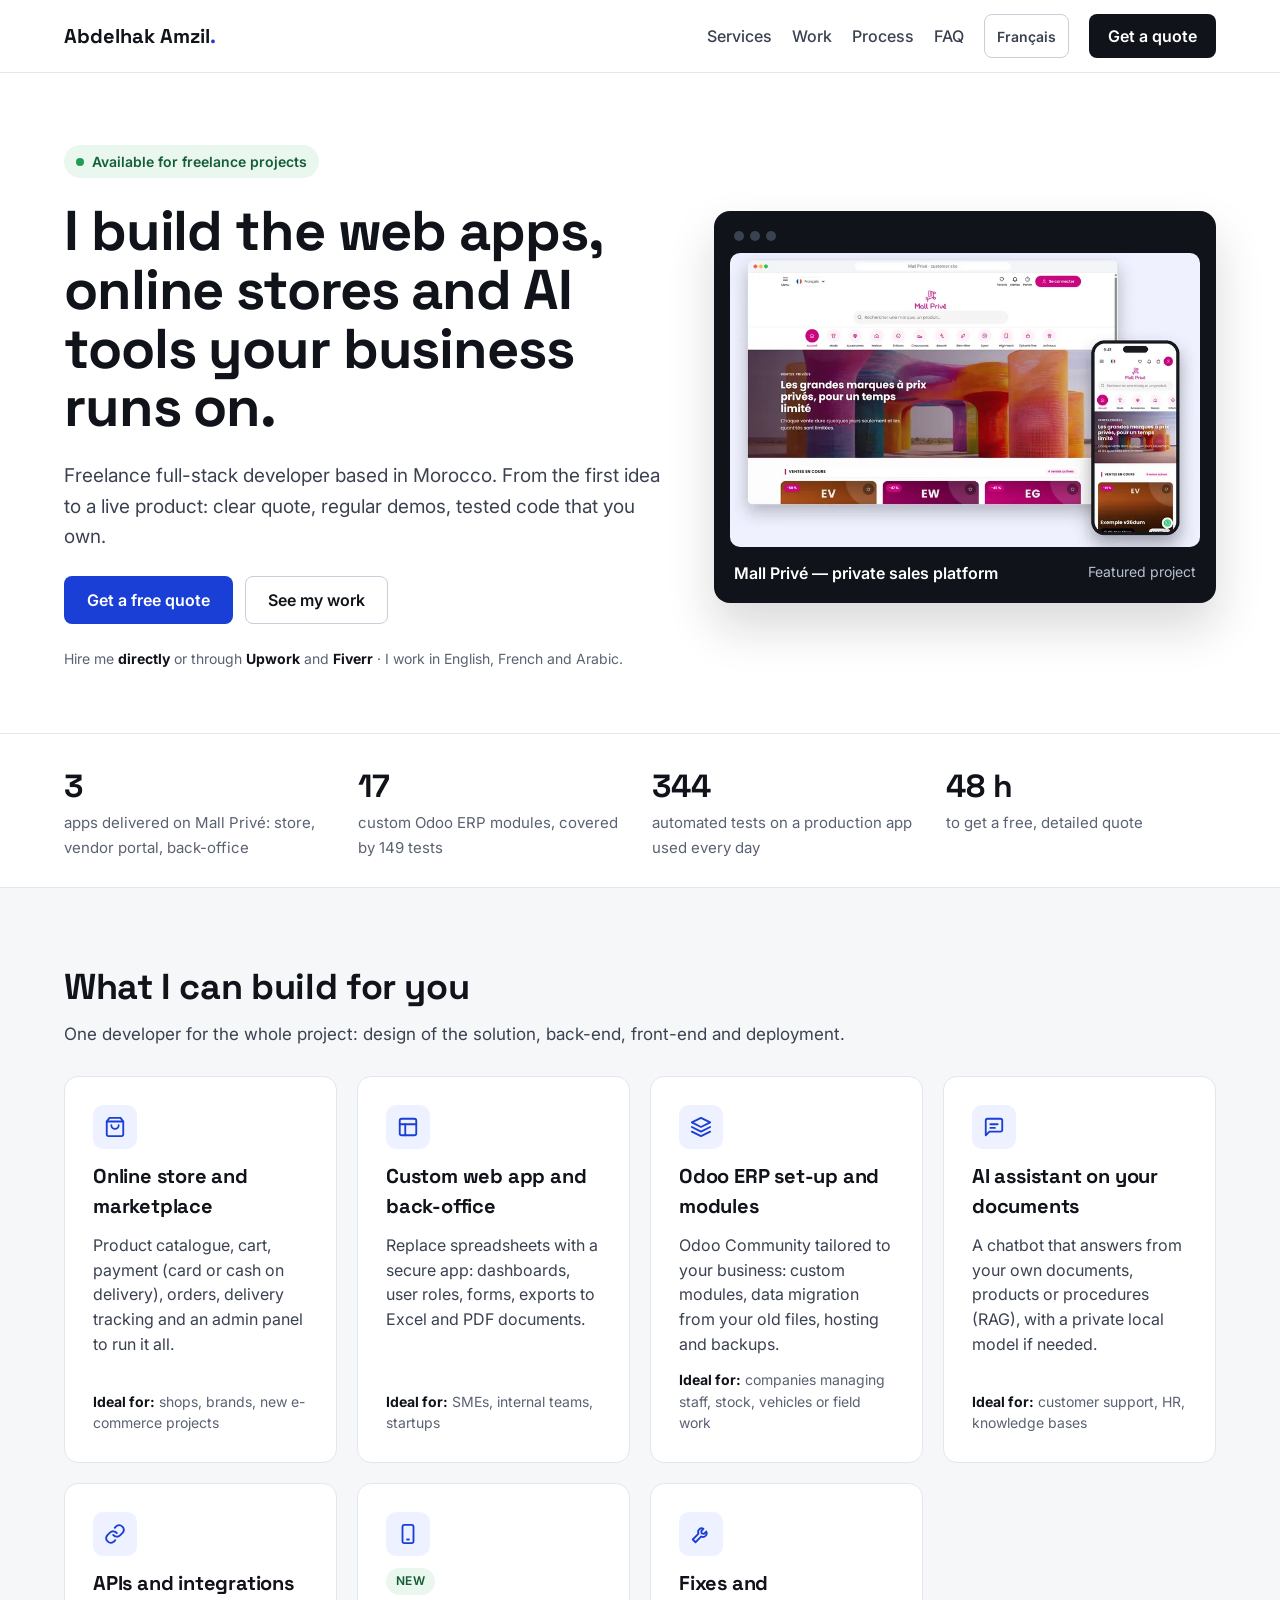
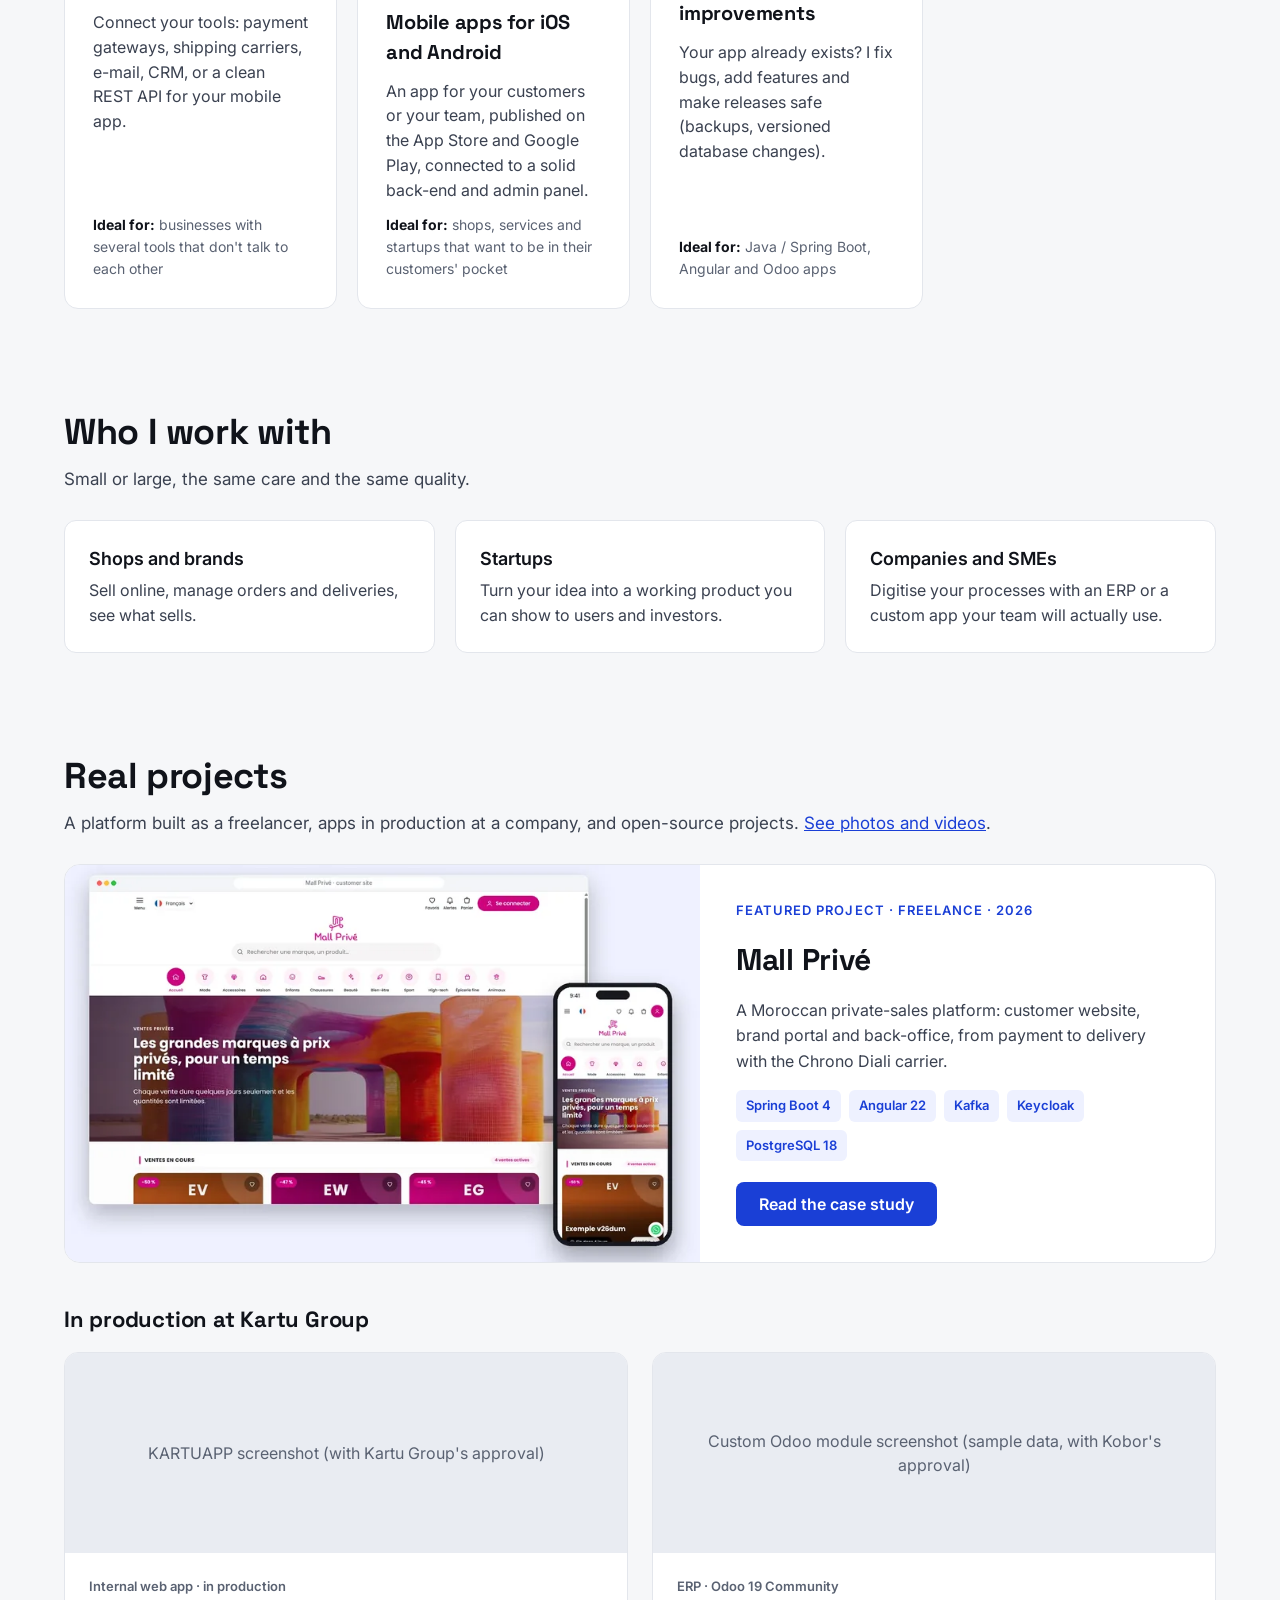
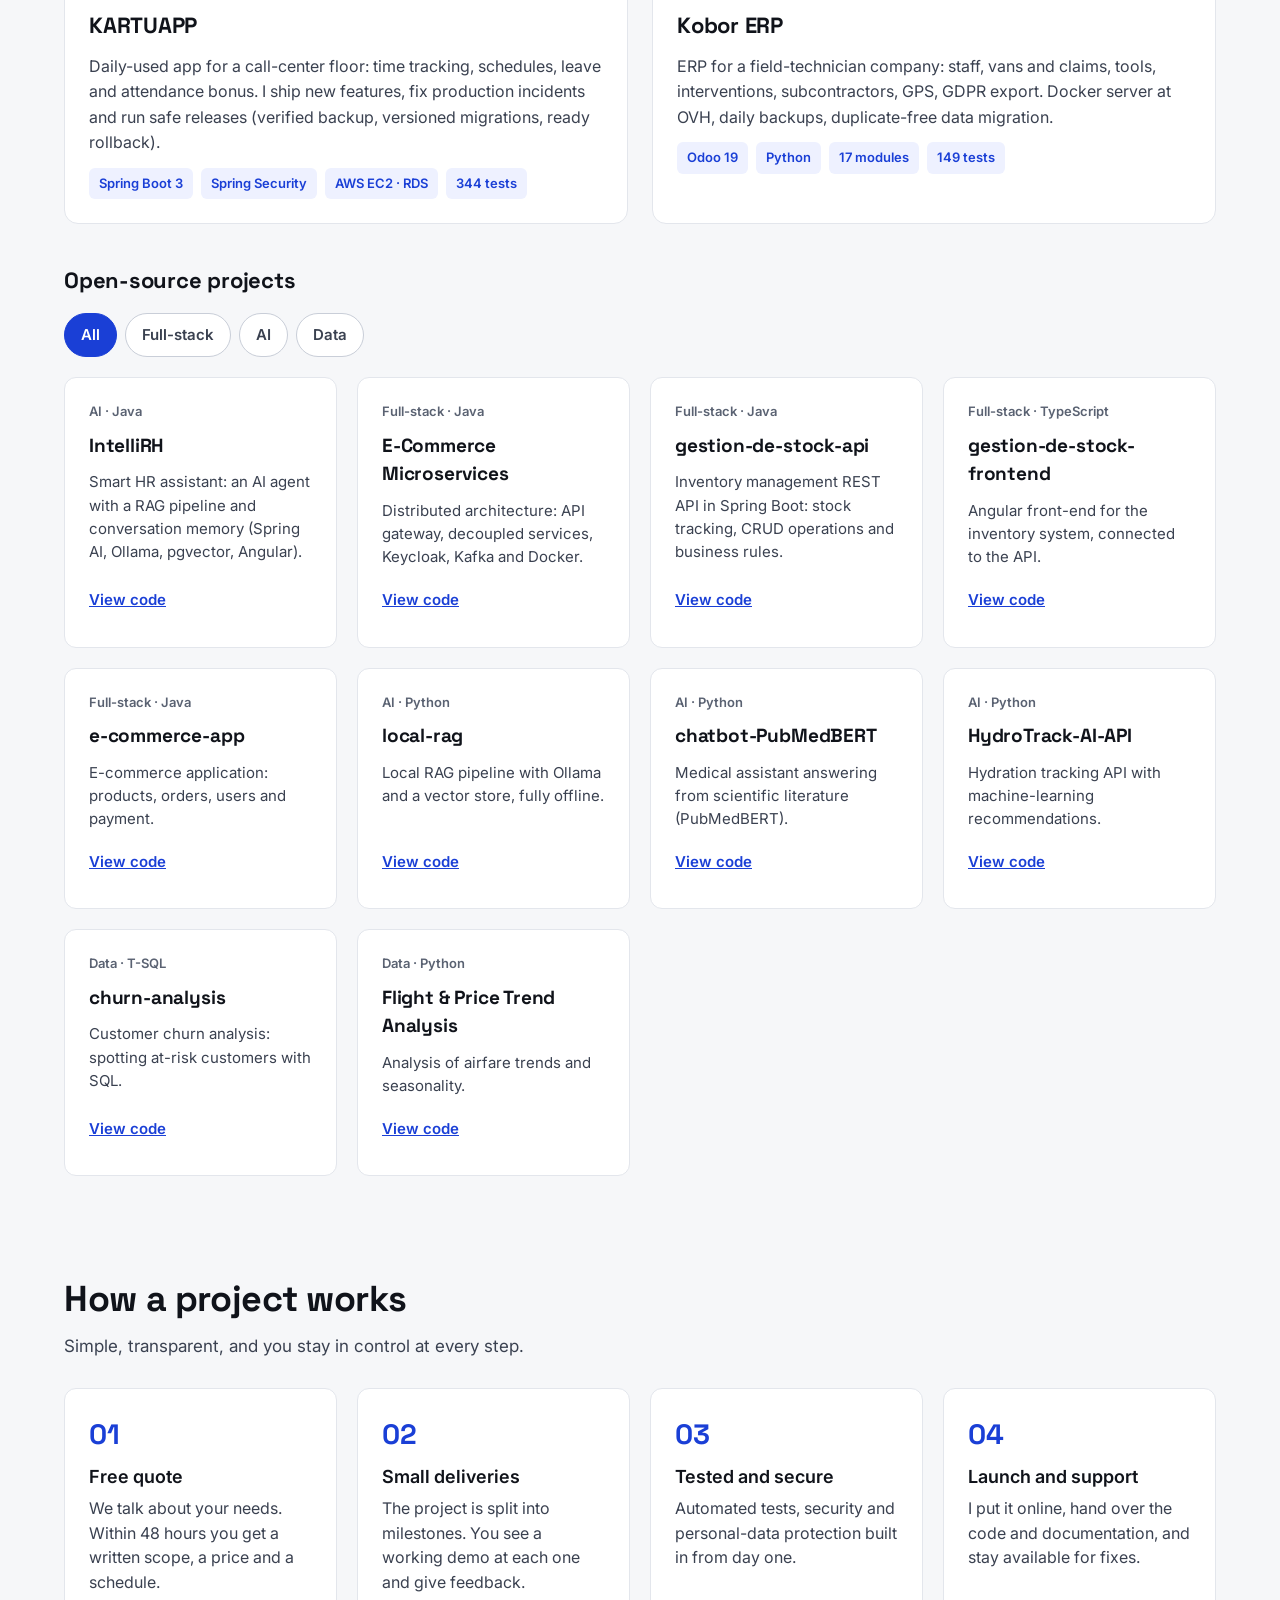
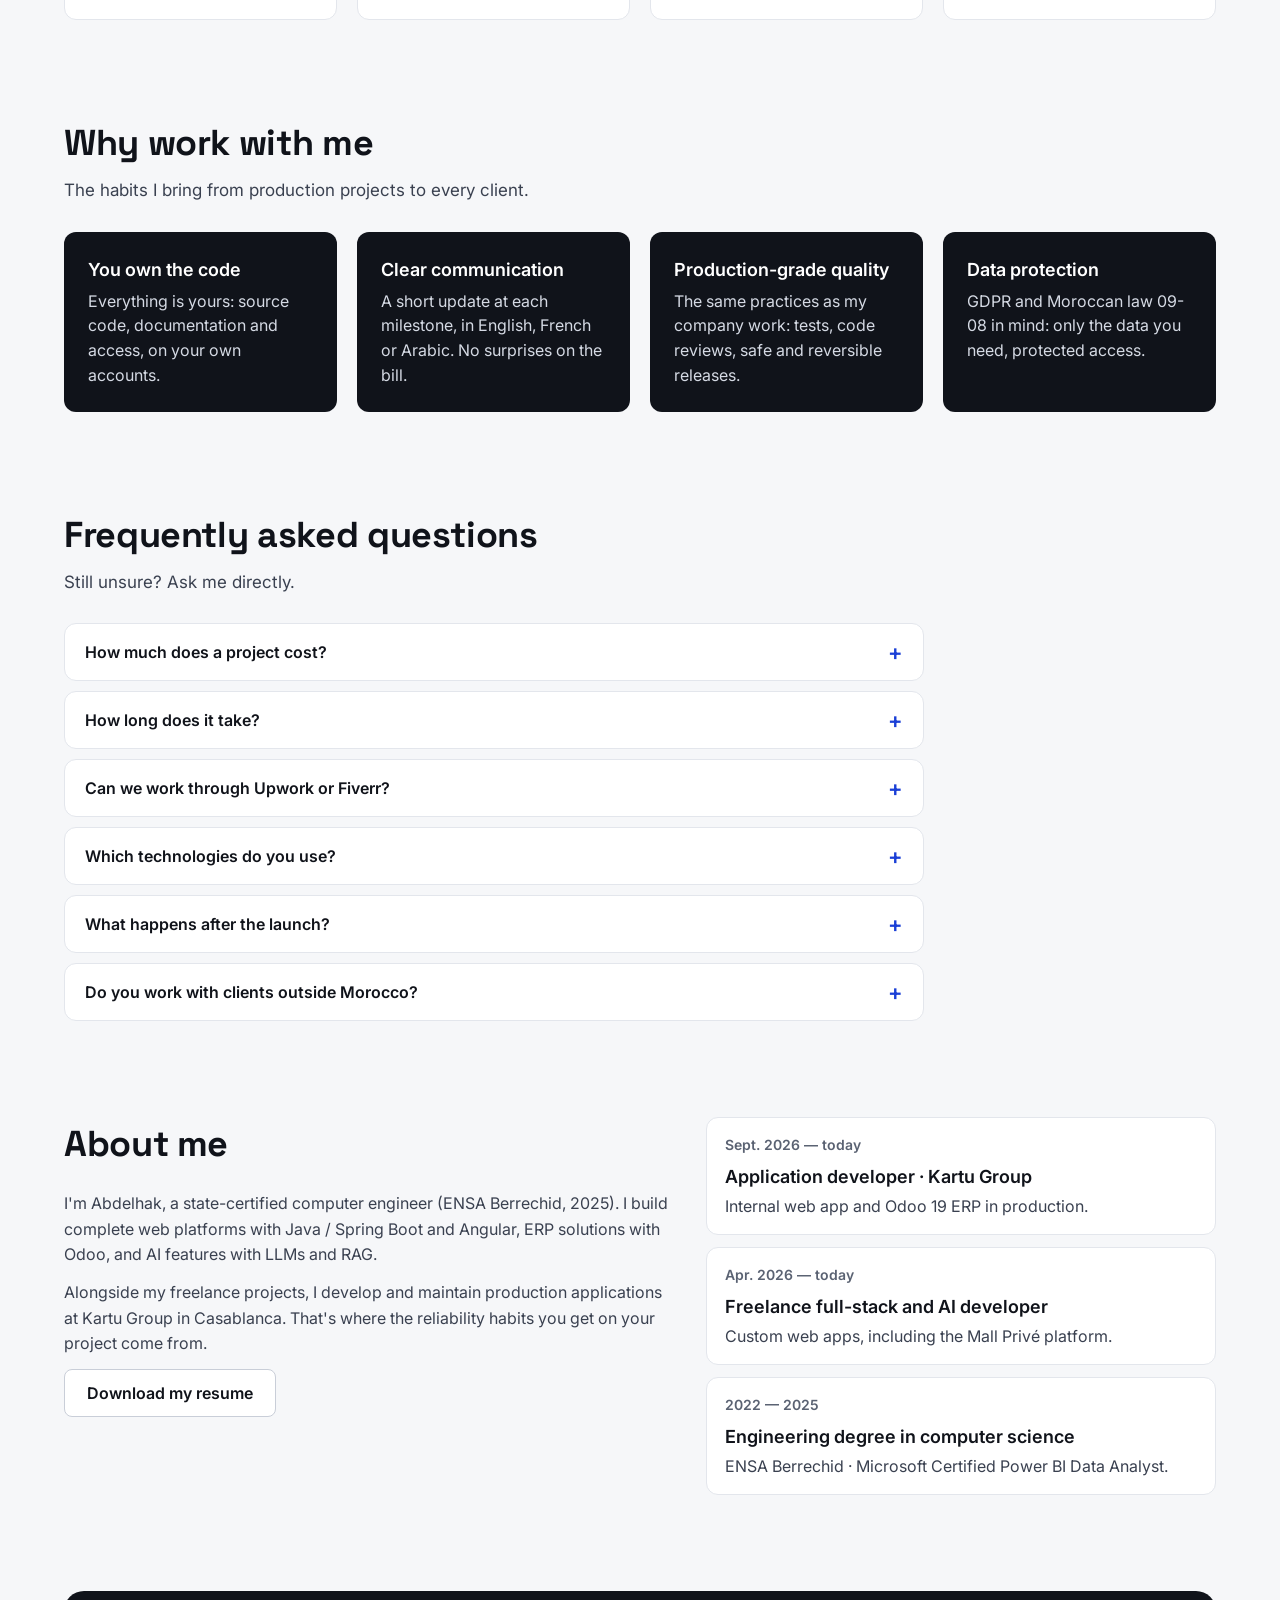
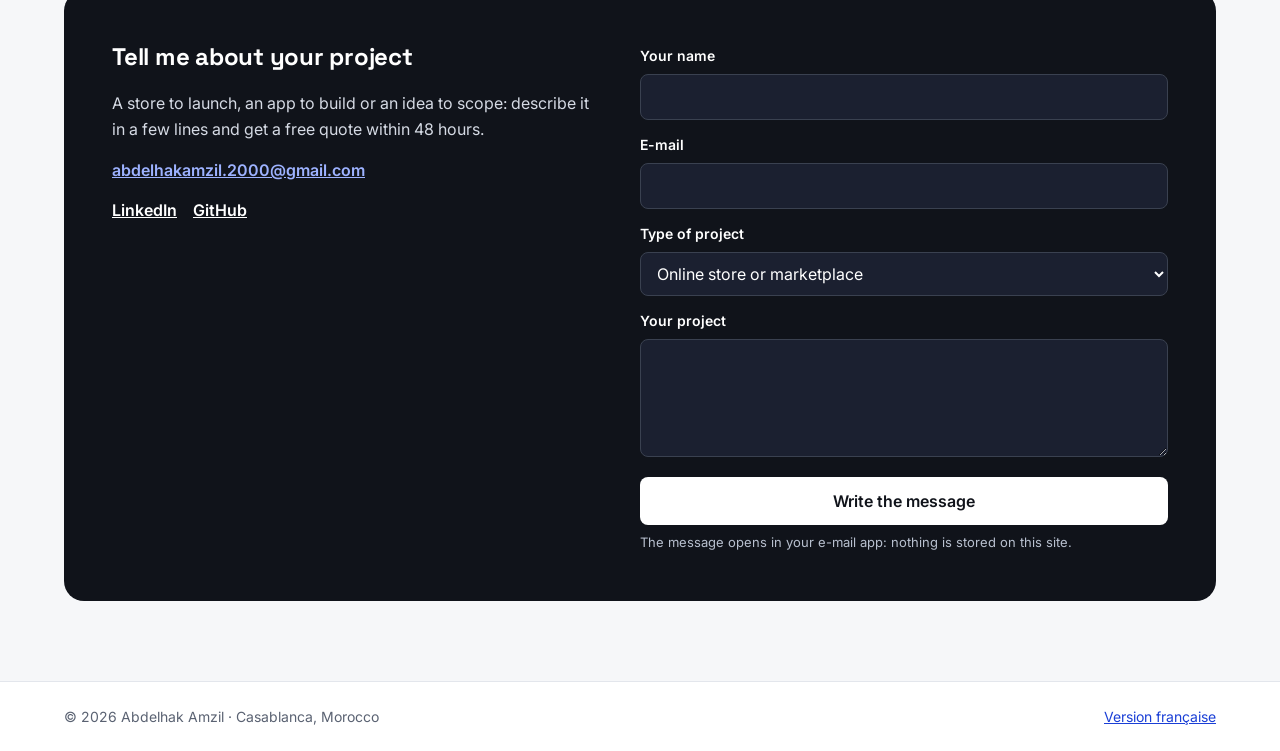
<file: index.html>
<!doctype html>
<html lang="en" data-racine="">
<head>
<meta charset="utf-8">
<meta name="viewport" content="width=device-width, initial-scale=1">
<title>Abdelhak Amzil — Freelance full-stack developer (web apps, e-commerce, Odoo, AI)</title>
<meta name="description" content="Freelance full-stack developer based in Morocco. Online stores, custom web apps and back-offices, Odoo ERP, AI assistants and integrations for shops, startups and companies. Free quote within 48 hours.">
<meta property="og:title" content="Abdelhak Amzil — Freelance full-stack developer">
<meta property="og:description" content="I build online stores, business web apps and AI assistants that help your company grow.">
<meta property="og:type" content="website">
<meta property="og:url" content="https://abdelhakamzil.github.io/">
<link rel="alternate" hreflang="en" href="https://abdelhakamzil.github.io/">
<link rel="alternate" hreflang="fr" href="https://abdelhakamzil.github.io/fr/">
<link rel="icon" href="data:image/svg+xml,%3Csvg xmlns='http://www.w3.org/2000/svg' viewBox='0 0 64 64'%3E%3Crect width='64' height='64' rx='14' fill='%2310131A'/%3E%3Ctext x='32' y='42' font-family='Arial' font-weight='700' font-size='28' text-anchor='middle' fill='%23ffffff'%3EAA%3C/text%3E%3C/svg%3E">
<link rel="preconnect" href="https://fonts.googleapis.com">
<link rel="preconnect" href="https://fonts.gstatic.com" crossorigin>
<link href="https://fonts.googleapis.com/css2?family=Inter:wght@400;500;600&family=Space+Grotesk:wght@500;600;700&display=swap" rel="stylesheet">
<link rel="stylesheet" href="assets/css/site.css?v=20261124">
</head>
<body>
<a class="saut" href="#contenu">Skip to content</a>

<header class="entete">
  <div class="conteneur">
    <a class="logo" href="./">Abdelhak Amzil<span>.</span></a>
    <nav class="nav" aria-label="Main navigation">
      <a href="#services">Services</a>
      <a href="#work">Work</a>
      <a href="#process">Process</a>
      <a href="#faq">FAQ</a>
      <a class="langue" href="fr/" hreflang="fr" lang="fr">Français</a>
      <a class="bouton bouton--sombre" href="#contact">Get a quote</a>
    </nav>
  </div>
</header>

<main id="contenu">
  <section class="heros">
    <div class="conteneur">
      <div class="heros__texte">
        <p class="badge">Available for freelance projects</p>
        <h1>I build the web apps, online stores and AI tools your business runs on.</h1>
        <p class="chapeau">Freelance full-stack developer based in Morocco. From the first idea to a live product: clear quote, regular demos, tested code that you own.</p>
        <div class="actions">
          <a class="bouton bouton--principal" href="#contact">Get a free quote</a>
          <a class="bouton bouton--contour" href="#work">See my work</a>
        </div>
        <p class="plateformes">Hire me <strong>directly</strong> or through <strong>Upwork</strong> and <strong>Fiverr</strong> · I work in English, French and Arabic.</p>
      </div>
      <div class="heros__visuel">
        <div class="fenetre">
          <div class="fenetre__points" aria-hidden="true"><span></span><span></span><span></span></div>
          <div class="visuel visuel--image"><img src="assets/img/mall-prive/mall-prive-apercu-800.webp" srcset="assets/img/mall-prive/mall-prive-apercu-800.webp 800w, assets/img/mall-prive/mall-prive-apercu.webp 1600w" sizes="(max-width: 900px) 100vw, 50vw" alt="Mall Privé customer site on a laptop and a phone, with sample data" width="1600" height="1000"></div>
          <p class="fenetre__legende">Mall Privé — private sales platform <small>Featured project</small></p>
        </div>
      </div>
    </div>
  </section>

  <section class="chiffres" aria-label="Key figures">
    <div class="conteneur">
      <p class="chiffre"><strong>3</strong><span>apps delivered on Mall Privé: store, vendor portal, back-office</span></p>
      <p class="chiffre"><strong>17</strong><span>custom Odoo ERP modules, covered by 149 tests</span></p>
      <p class="chiffre"><strong>344</strong><span>automated tests on a production app used every day</span></p>
      <p class="chiffre"><strong>48 h</strong><span>to get a free, detailed quote</span></p>
    </div>
  </section>

  <section id="services" class="section">
    <div class="conteneur">
      <h2>What I can build for you</h2>
      <p class="section__intro">One developer for the whole project: design of the solution, back-end, front-end and deployment.</p>
      <div class="services">
        <article class="service">
          <span class="service__icone" aria-hidden="true"><svg width="22" height="22" viewBox="0 0 24 24" fill="none" stroke="currentColor" stroke-width="2" stroke-linecap="round" stroke-linejoin="round"><path d="M6 2 3 6v14a2 2 0 0 0 2 2h14a2 2 0 0 0 2-2V6l-3-4z"></path><path d="M3 6h18"></path><path d="M16 10a4 4 0 0 1-8 0"></path></svg></span>
          <h3>Online store and marketplace</h3>
          <p>Product catalogue, cart, payment (card or cash on delivery), orders, delivery tracking and an admin panel to run it all.</p>
          <p class="ideal"><strong>Ideal for:</strong> shops, brands, new e-commerce projects</p>
        </article>
        <article class="service">
          <span class="service__icone" aria-hidden="true"><svg width="22" height="22" viewBox="0 0 24 24" fill="none" stroke="currentColor" stroke-width="2" stroke-linecap="round" stroke-linejoin="round"><rect x="3" y="3" width="18" height="18" rx="2"></rect><path d="M3 9h18"></path><path d="M9 21V9"></path></svg></span>
          <h3>Custom web app and back-office</h3>
          <p>Replace spreadsheets with a secure app: dashboards, user roles, forms, exports to Excel and PDF documents.</p>
          <p class="ideal"><strong>Ideal for:</strong> SMEs, internal teams, startups</p>
        </article>
        <article class="service">
          <span class="service__icone" aria-hidden="true"><svg width="22" height="22" viewBox="0 0 24 24" fill="none" stroke="currentColor" stroke-width="2" stroke-linecap="round" stroke-linejoin="round"><path d="M12 2 2 7l10 5 10-5-10-5z"></path><path d="m2 17 10 5 10-5"></path><path d="m2 12 10 5 10-5"></path></svg></span>
          <h3>Odoo ERP set-up and modules</h3>
          <p>Odoo Community tailored to your business: custom modules, data migration from your old files, hosting and backups.</p>
          <p class="ideal"><strong>Ideal for:</strong> companies managing staff, stock, vehicles or field work</p>
        </article>
        <article class="service">
          <span class="service__icone" aria-hidden="true"><svg width="22" height="22" viewBox="0 0 24 24" fill="none" stroke="currentColor" stroke-width="2" stroke-linecap="round" stroke-linejoin="round"><path d="M21 15a2 2 0 0 1-2 2H7l-4 4V5a2 2 0 0 1 2-2h14a2 2 0 0 1 2 2z"></path><path d="M8 9h8"></path><path d="M8 13h5"></path></svg></span>
          <h3>AI assistant on your documents</h3>
          <p>A chatbot that answers from your own documents, products or procedures (RAG), with a private local model if needed.</p>
          <p class="ideal"><strong>Ideal for:</strong> customer support, HR, knowledge bases</p>
        </article>
        <article class="service">
          <span class="service__icone" aria-hidden="true"><svg width="22" height="22" viewBox="0 0 24 24" fill="none" stroke="currentColor" stroke-width="2" stroke-linecap="round" stroke-linejoin="round"><path d="M10 13a5 5 0 0 0 7.5.5l3-3a5 5 0 0 0-7-7l-1.7 1.7"></path><path d="M14 11a5 5 0 0 0-7.5-.5l-3 3a5 5 0 0 0 7 7l1.7-1.7"></path></svg></span>
          <h3>APIs and integrations</h3>
          <p>Connect your tools: payment gateways, shipping carriers, e-mail, CRM, or a clean REST API for your mobile app.</p>
          <p class="ideal"><strong>Ideal for:</strong> businesses with several tools that don't talk to each other</p>
        </article>
        <article class="service">
          <span class="service__icone" aria-hidden="true"><svg width="22" height="22" viewBox="0 0 24 24" fill="none" stroke="currentColor" stroke-width="2" stroke-linecap="round" stroke-linejoin="round"><rect x="6" y="2" width="12" height="20" rx="2"></rect><path d="M11 18h2"></path></svg></span>
          <p class="nouveau">New</p>
          <h3>Mobile apps for iOS and Android</h3>
          <p>An app for your customers or your team, published on the App Store and Google Play, connected to a solid back-end and admin panel.</p>
          <p class="ideal"><strong>Ideal for:</strong> shops, services and startups that want to be in their customers' pocket</p>
        </article>
        <article class="service">
          <span class="service__icone" aria-hidden="true"><svg width="22" height="22" viewBox="0 0 24 24" fill="none" stroke="currentColor" stroke-width="2" stroke-linecap="round" stroke-linejoin="round"><path d="M14.7 6.3a4 4 0 0 0-5.4 5.4L3 18l3 3 6.3-6.3a4 4 0 0 0 5.4-5.4l-2.5 2.5-2.4-.6-.6-2.4z"></path></svg></span>
          <h3>Fixes and improvements</h3>
          <p>Your app already exists? I fix bugs, add features and make releases safe (backups, versioned database changes).</p>
          <p class="ideal"><strong>Ideal for:</strong> Java / Spring Boot, Angular and Odoo apps</p>
        </article>
      </div>
    </div>
  </section>

  <section class="section">
    <div class="conteneur">
      <h2>Who I work with</h2>
      <p class="section__intro">Small or large, the same care and the same quality.</p>
      <div class="clients">
        <div class="client"><h3>Shops and brands</h3><p>Sell online, manage orders and deliveries, see what sells.</p></div>
        <div class="client"><h3>Startups</h3><p>Turn your idea into a working product you can show to users and investors.</p></div>
        <div class="client"><h3>Companies and SMEs</h3><p>Digitise your processes with an ERP or a custom app your team will actually use.</p></div>
      </div>
    </div>
  </section>

  <section id="work" class="section">
    <div class="conteneur">
      <h2>Real projects</h2>
      <p class="section__intro">A platform built as a freelancer, apps in production at a company, and open-source projects. <a href="galerie.html">See photos and videos</a>.</p>
      <p id="projets-statut" class="texte" role="status">Loading projects…</p>
      <div id="projet-phare"></div>
      <h3 class="sous-titre">In production at Kartu Group</h3>
      <div id="projets-entreprise" class="grille-2" style="margin-bottom: 40px"></div>
      <h3 class="sous-titre">Open-source projects</h3>
      <div class="filtres" role="group" aria-label="Filter projects">
        <button type="button" class="pilule" data-filtre="Tous" aria-pressed="true">All</button>
        <button type="button" class="pilule" data-filtre="Fullstack" aria-pressed="false">Full-stack</button>
        <button type="button" class="pilule" data-filtre="IA" aria-pressed="false">AI</button>
        <button type="button" class="pilule" data-filtre="Data" aria-pressed="false">Data</button>
      </div>
      <div id="projets-personnels" class="grille-cartes"></div>
      <noscript><p class="texte">My projects are also on <a href="https://github.com/AbdelhakAmzil">GitHub</a>.</p></noscript>
    </div>
  </section>

  <section id="process" class="section">
    <div class="conteneur">
      <h2>How a project works</h2>
      <p class="section__intro">Simple, transparent, and you stay in control at every step.</p>
      <ol class="etapes">
        <li><p class="numero">01</p><h3>Free quote</h3><p>We talk about your needs. Within 48 hours you get a written scope, a price and a schedule.</p></li>
        <li><p class="numero">02</p><h3>Small deliveries</h3><p>The project is split into milestones. You see a working demo at each one and give feedback.</p></li>
        <li><p class="numero">03</p><h3>Tested and secure</h3><p>Automated tests, security and personal-data protection built in from day one.</p></li>
        <li><p class="numero">04</p><h3>Launch and support</h3><p>I put it online, hand over the code and documentation, and stay available for fixes.</p></li>
      </ol>
    </div>
  </section>

  <section class="section">
    <div class="conteneur">
      <h2>Why work with me</h2>
      <p class="section__intro">The habits I bring from production projects to every client.</p>
      <ul class="garanties">
        <li><h3>You own the code</h3><p>Everything is yours: source code, documentation and access, on your own accounts.</p></li>
        <li><h3>Clear communication</h3><p>A short update at each milestone, in English, French or Arabic. No surprises on the bill.</p></li>
        <li><h3>Production-grade quality</h3><p>The same practices as my company work: tests, code reviews, safe and reversible releases.</p></li>
        <li><h3>Data protection</h3><p>GDPR and Moroccan law 09-08 in mind: only the data you need, protected access.</p></li>
      </ul>
    </div>
  </section>

  <section id="faq" class="section">
    <div class="conteneur">
      <h2>Frequently asked questions</h2>
      <p class="section__intro">Still unsure? Ask me directly.</p>
      <div class="faq">
        <details><summary>How much does a project cost?</summary><p>It depends on the scope. After a short call or message, I send a fixed price for the whole project, split into milestones. Small fixes and ongoing improvements can be billed by the hour.</p></details>
        <details><summary>How long does it take?</summary><p>The quote includes a schedule with a date for each milestone. You see progress at every step, not only at the end.</p></details>
        <details><summary>Can we work through Upwork or Fiverr?</summary><p>Yes. You can hire me on Upwork or Fiverr and use their payment protection, or work with me directly with milestone payments.</p></details>
        <details><summary>Which technologies do you use?</summary><p>Java and Spring Boot for the back-end, Angular for the web front-end, mobile apps for iOS and Android, PostgreSQL, Docker, Odoo for ERP, and Python with LLMs for AI features. I pick stable, well-supported tools so your app lasts.</p></details>
        <details><summary>What happens after the launch?</summary><p>You get the code, the documentation and the access. I stay available for fixes and new features, by the hour or with a monthly support plan.</p></details>
        <details><summary>Do you work with clients outside Morocco?</summary><p>Yes, remotely. I am based in Casablanca (GMT) and work with clients in English, French or Arabic.</p></details>
      </div>
    </div>
  </section>

  <section class="section">
    <div class="conteneur apropos">
      <div>
        <h2>About me</h2>
        <p class="texte">I'm Abdelhak, a state-certified computer engineer (ENSA Berrechid, 2025). I build complete web platforms with Java / Spring Boot and Angular, ERP solutions with Odoo, and AI features with LLMs and RAG.</p>
        <p class="texte">Alongside my freelance projects, I develop and maintain production applications at Kartu Group in Casablanca. That's where the reliability habits you get on your project come from.</p>
        <p><a class="bouton bouton--contour" href="assets/cv/Abdelhak_AMZIL_CV.pdf" download>Download my resume</a></p>
      </div>
      <ol class="parcours">
        <li><p class="periode">Sept. 2026 — today</p><div><h3>Application developer · Kartu Group</h3><p>Internal web app and Odoo 19 ERP in production.</p></div></li>
        <li><p class="periode">Apr. 2026 — today</p><div><h3>Freelance full-stack and AI developer</h3><p>Custom web apps, including the Mall Privé platform.</p></div></li>
        <li><p class="periode">2022 — 2025</p><div><h3>Engineering degree in computer science</h3><p>ENSA Berrechid · Microsoft Certified Power BI Data Analyst.</p></div></li>
      </ol>
    </div>
  </section>

  <section id="contact" class="contact">
    <div class="conteneur">
      <div class="contact__bloc">
        <div class="contact__texte">
          <h2>Tell me about your project</h2>
          <p>A store to launch, an app to build or an idea to scope: describe it in a few lines and get a free quote within 48 hours.</p>
          <a href="mailto:abdelhakamzil.2000@gmail.com">abdelhakamzil.2000@gmail.com</a>
          <p class="contact__liens">
            <a href="https://linkedin.com/in/AbdelhakAMZIL" rel="noopener">LinkedIn</a>
            <a href="https://github.com/AbdelhakAmzil" rel="noopener">GitHub</a>
          </p>
        </div>
        <form id="formulaire-contact" class="formulaire">
          <label for="nom">Your name</label>
          <input id="nom" name="nom" type="text" autocomplete="name" required>
          <label for="courriel">E-mail</label>
          <input id="courriel" name="courriel" type="email" autocomplete="email" required>
          <label for="type">Type of project</label>
          <select id="type" name="type">
            <option>Online store or marketplace</option>
            <option>Custom web app or back-office</option>
            <option>Odoo ERP</option>
            <option>AI assistant or chatbot</option>
            <option>API or integration</option>
            <option>Mobile app (iOS / Android)</option>
            <option>Fixes or improvements</option>
            <option>Something else</option>
          </select>
          <label for="message">Your project</label>
          <textarea id="message" name="message" rows="4" required></textarea>
          <button type="submit" class="bouton bouton--clair">Write the message</button>
          <p class="formulaire__note">The message opens in your e-mail app: nothing is stored on this site.</p>
        </form>
      </div>
    </div>
  </section>
</main>

<footer class="pied">
  <div class="conteneur">
    <span>© <span id="annee">2026</span> Abdelhak Amzil · Casablanca, Morocco</span>
    <a href="fr/" hreflang="fr" lang="fr">Version française</a>
  </div>
</footer>

<script src="assets/js/projets.js?v=20261124" defer></script>
</body>
</html>
</file>
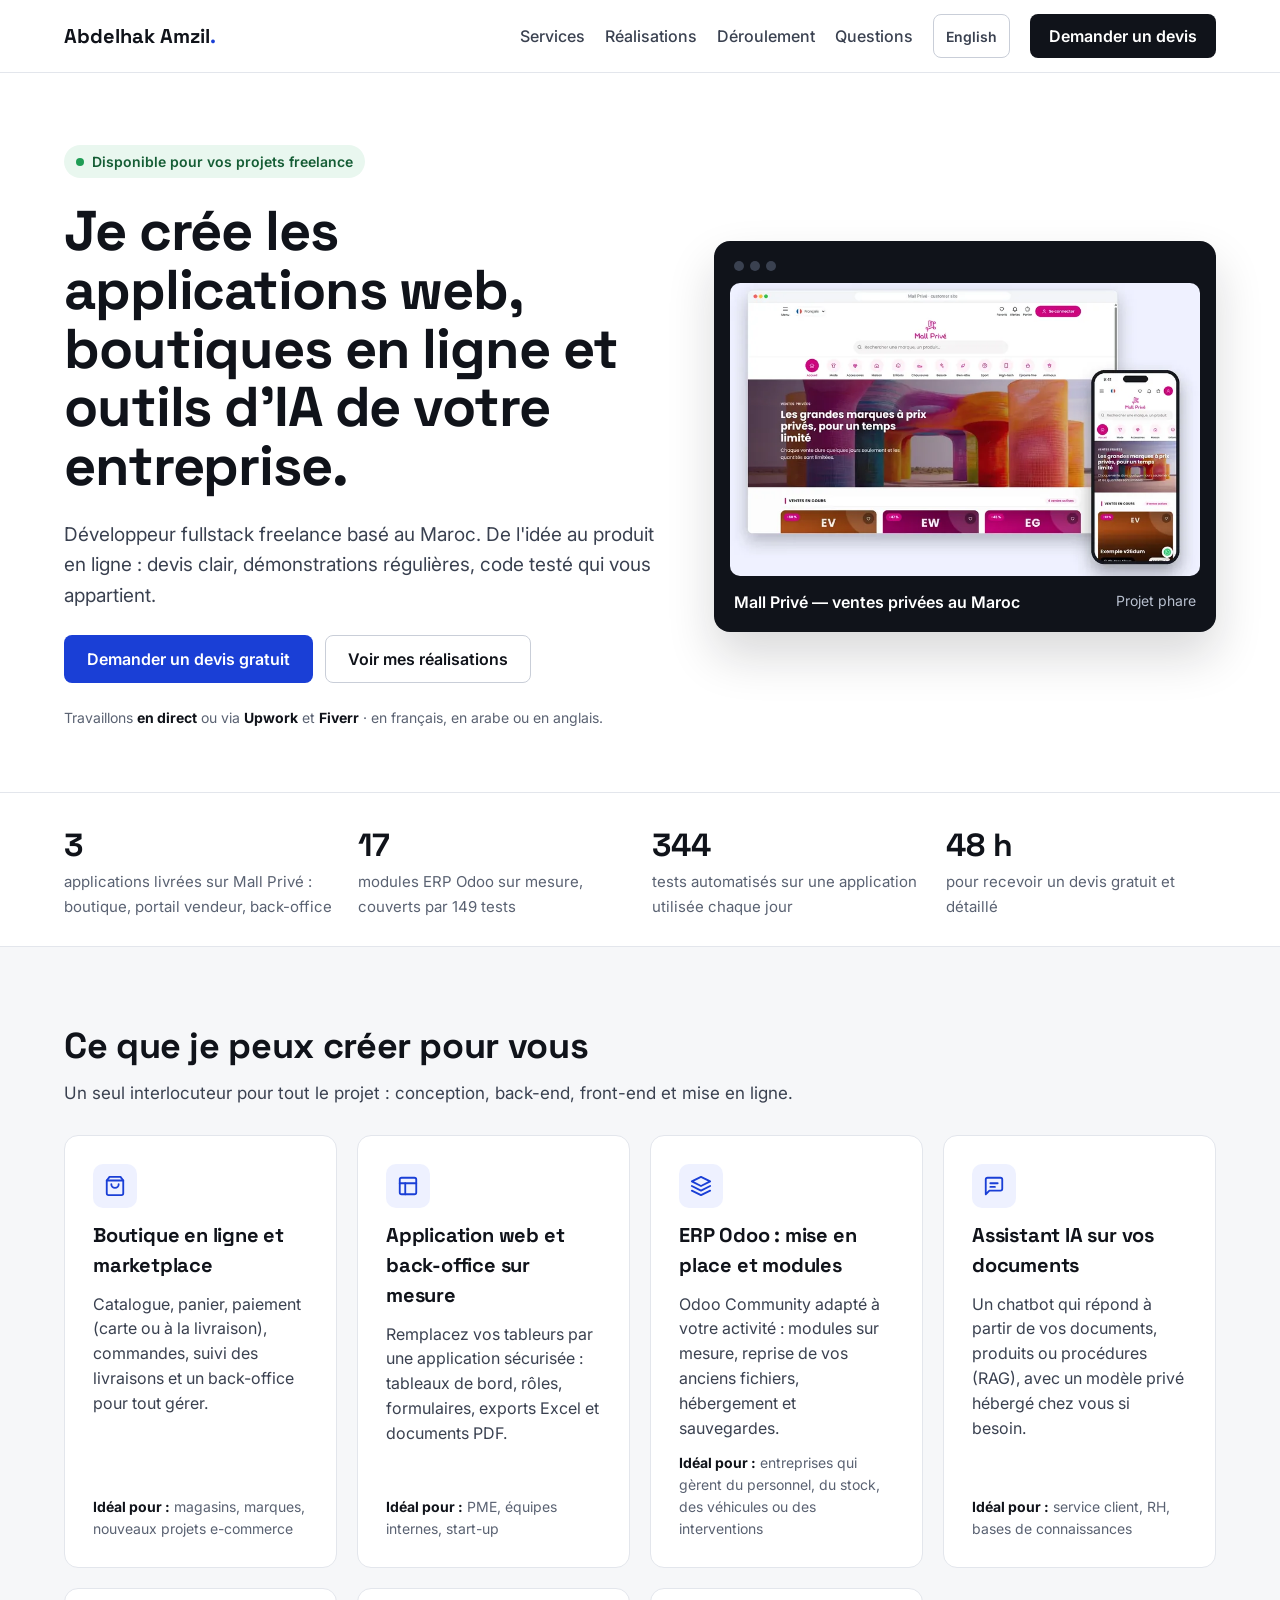
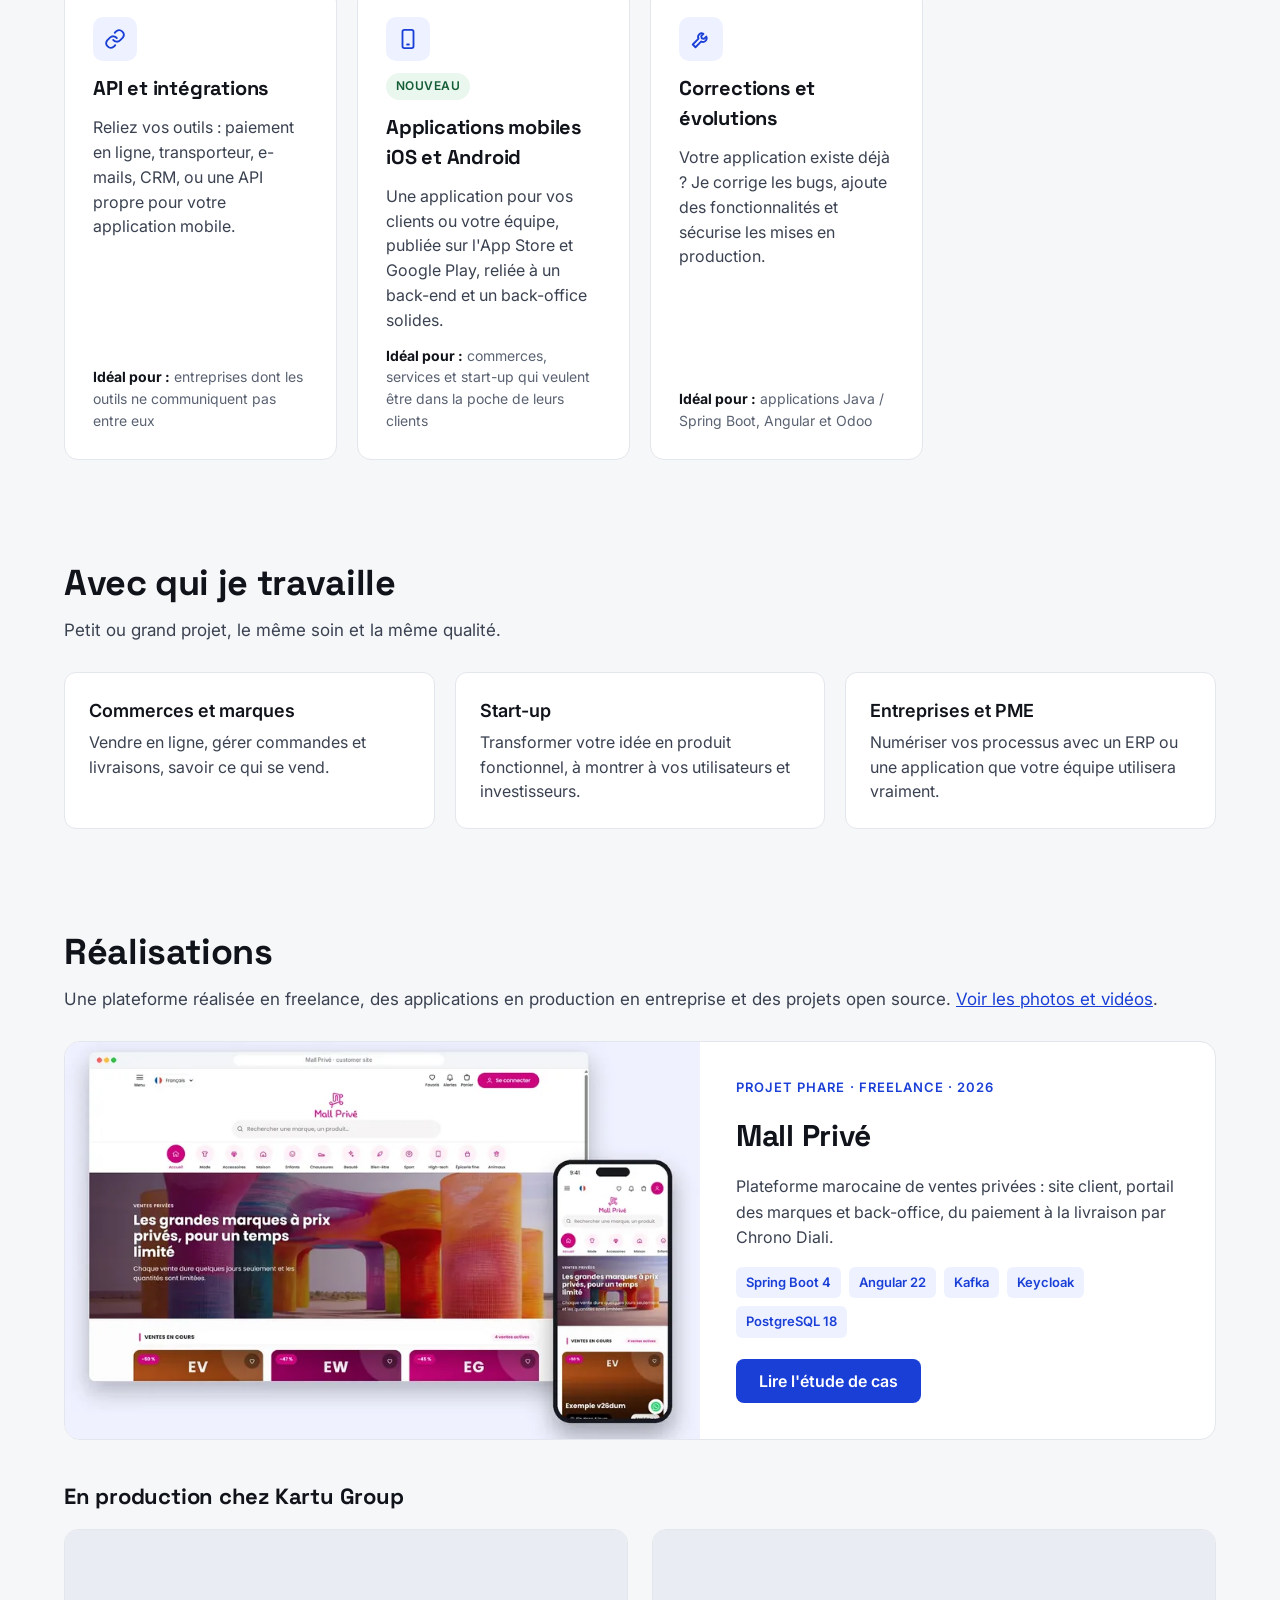
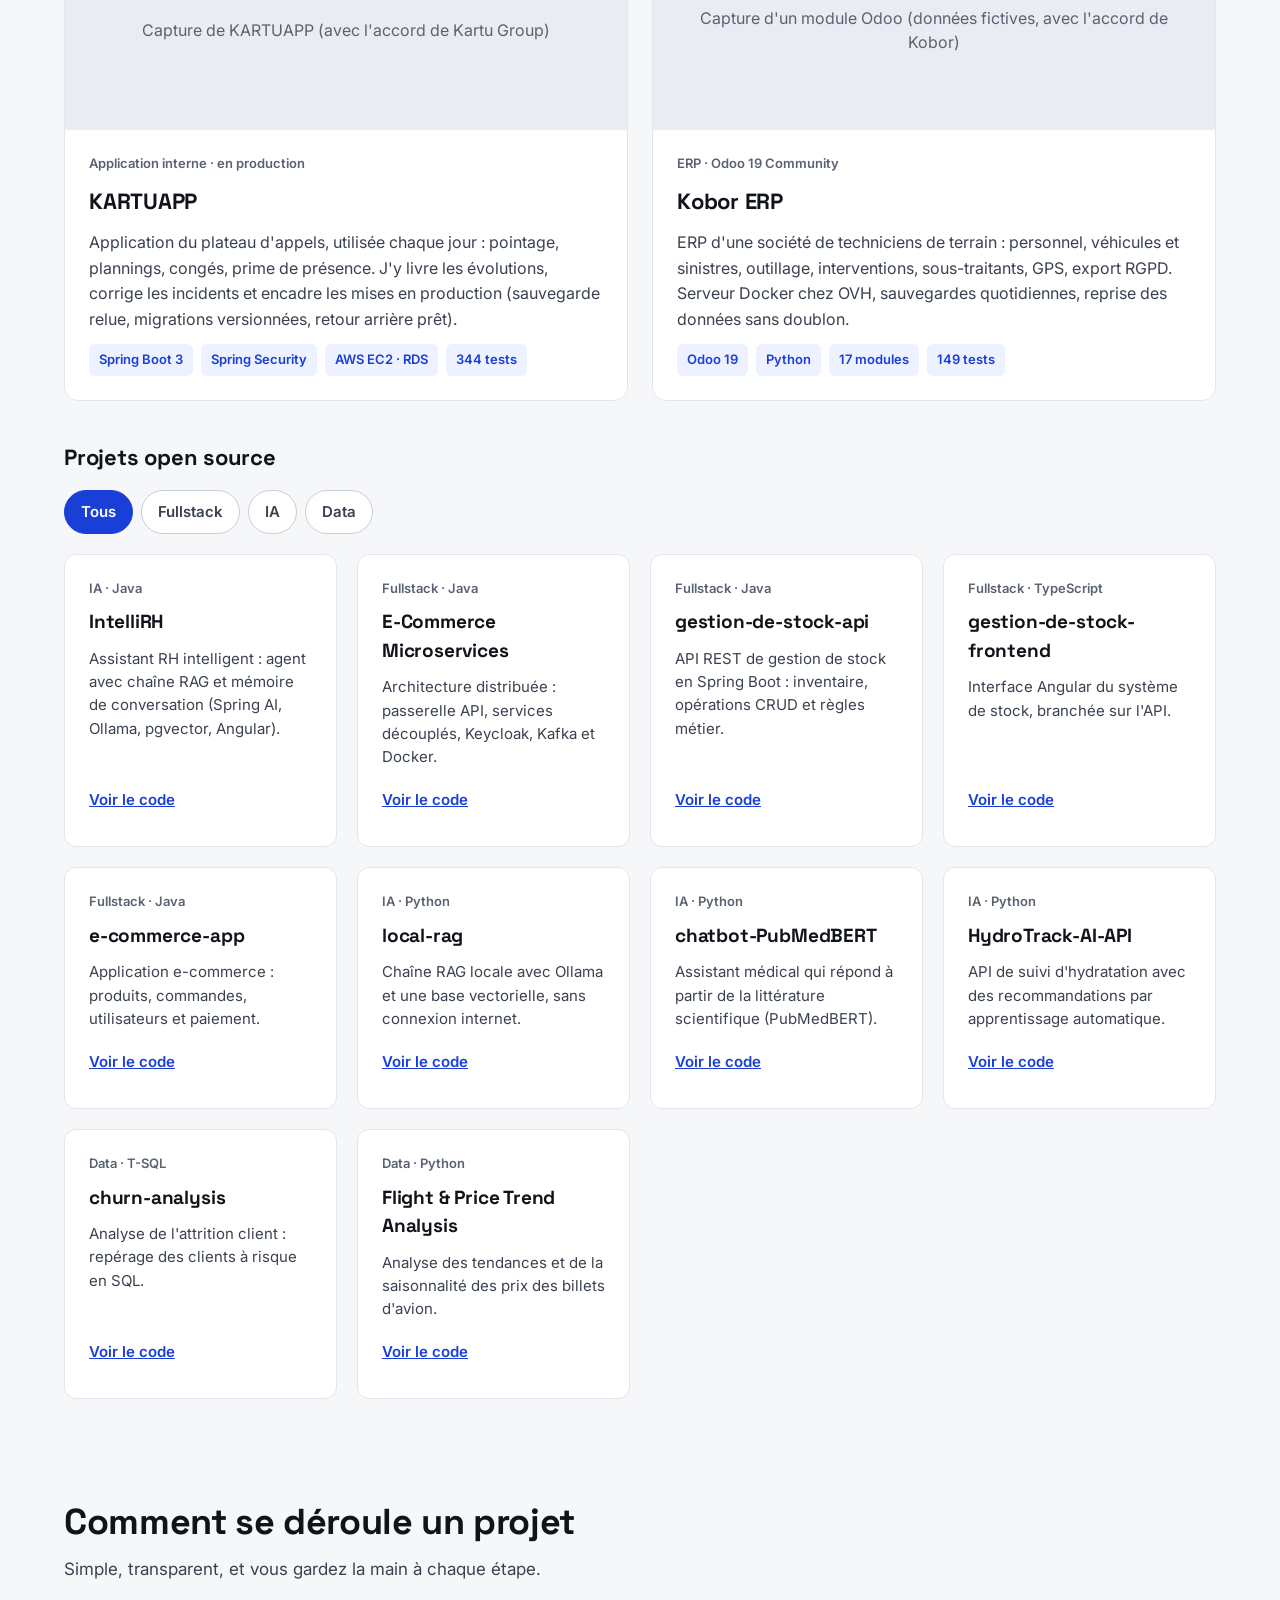
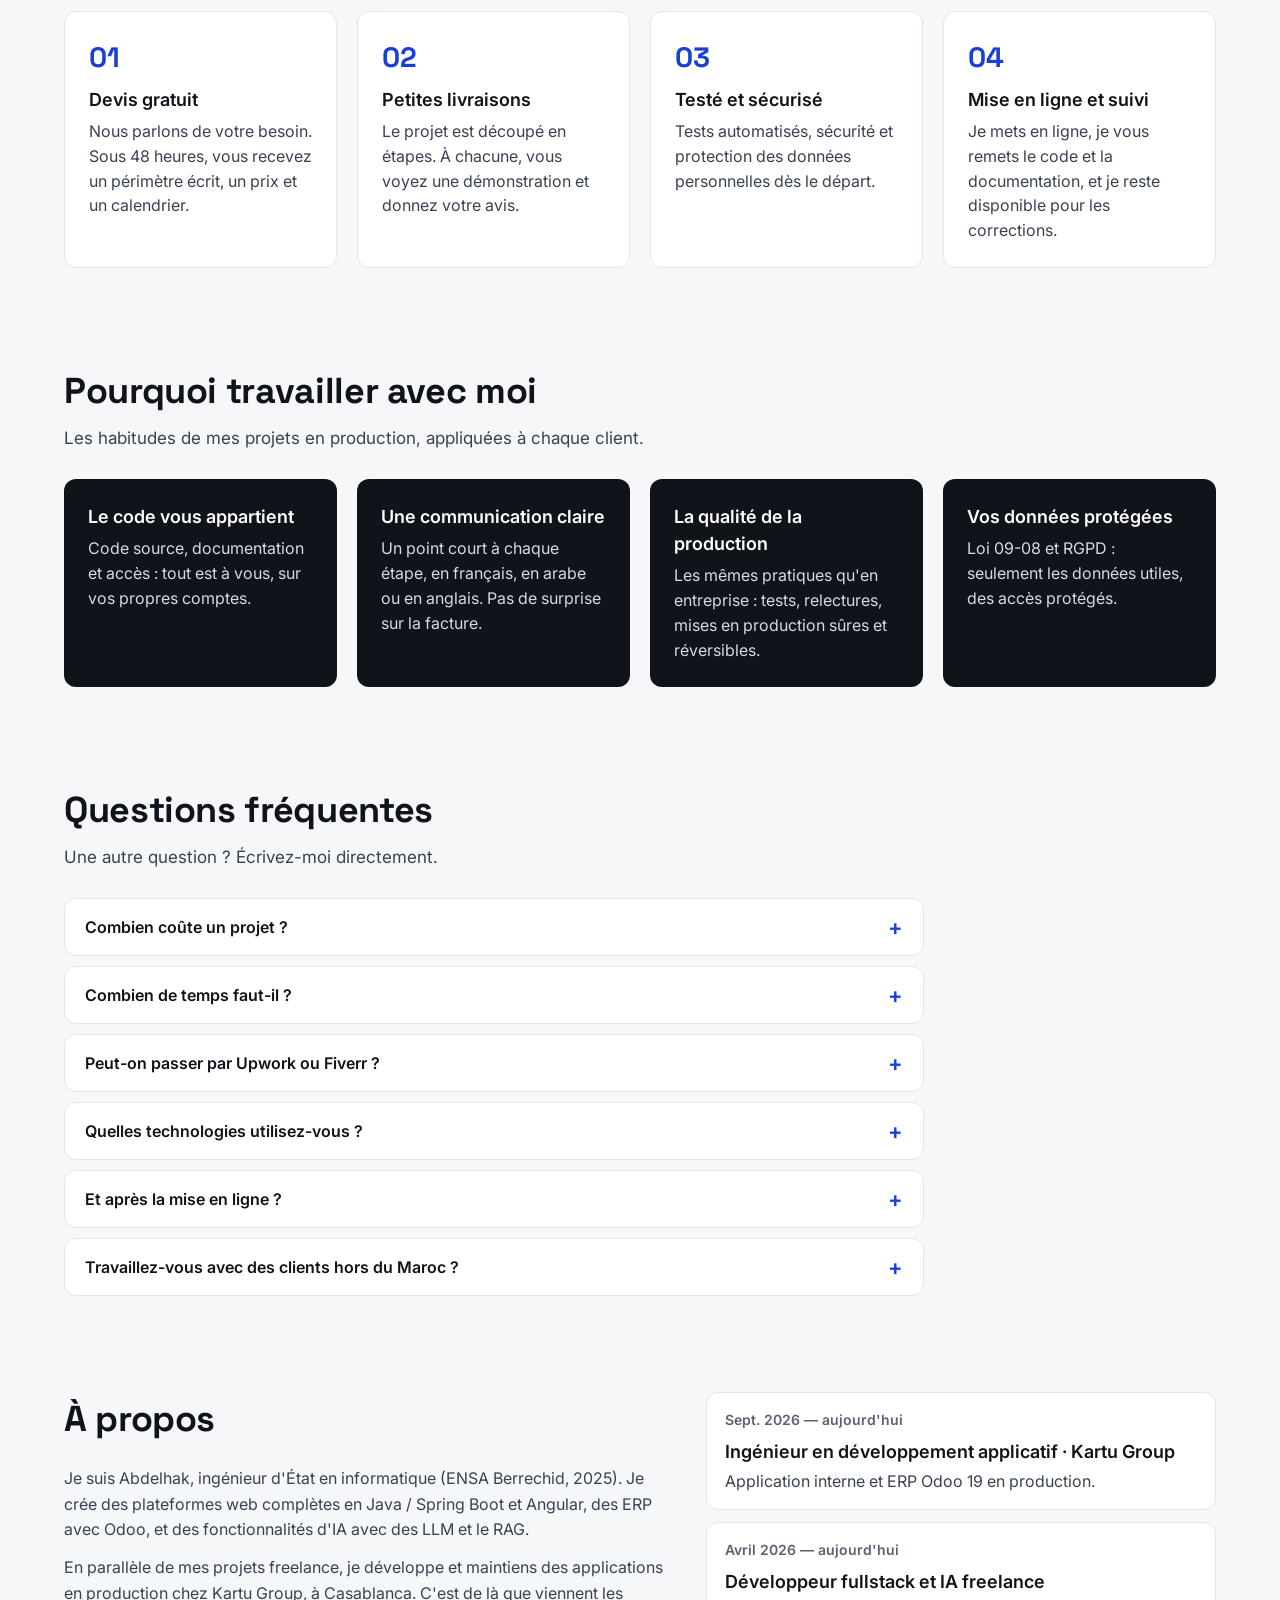
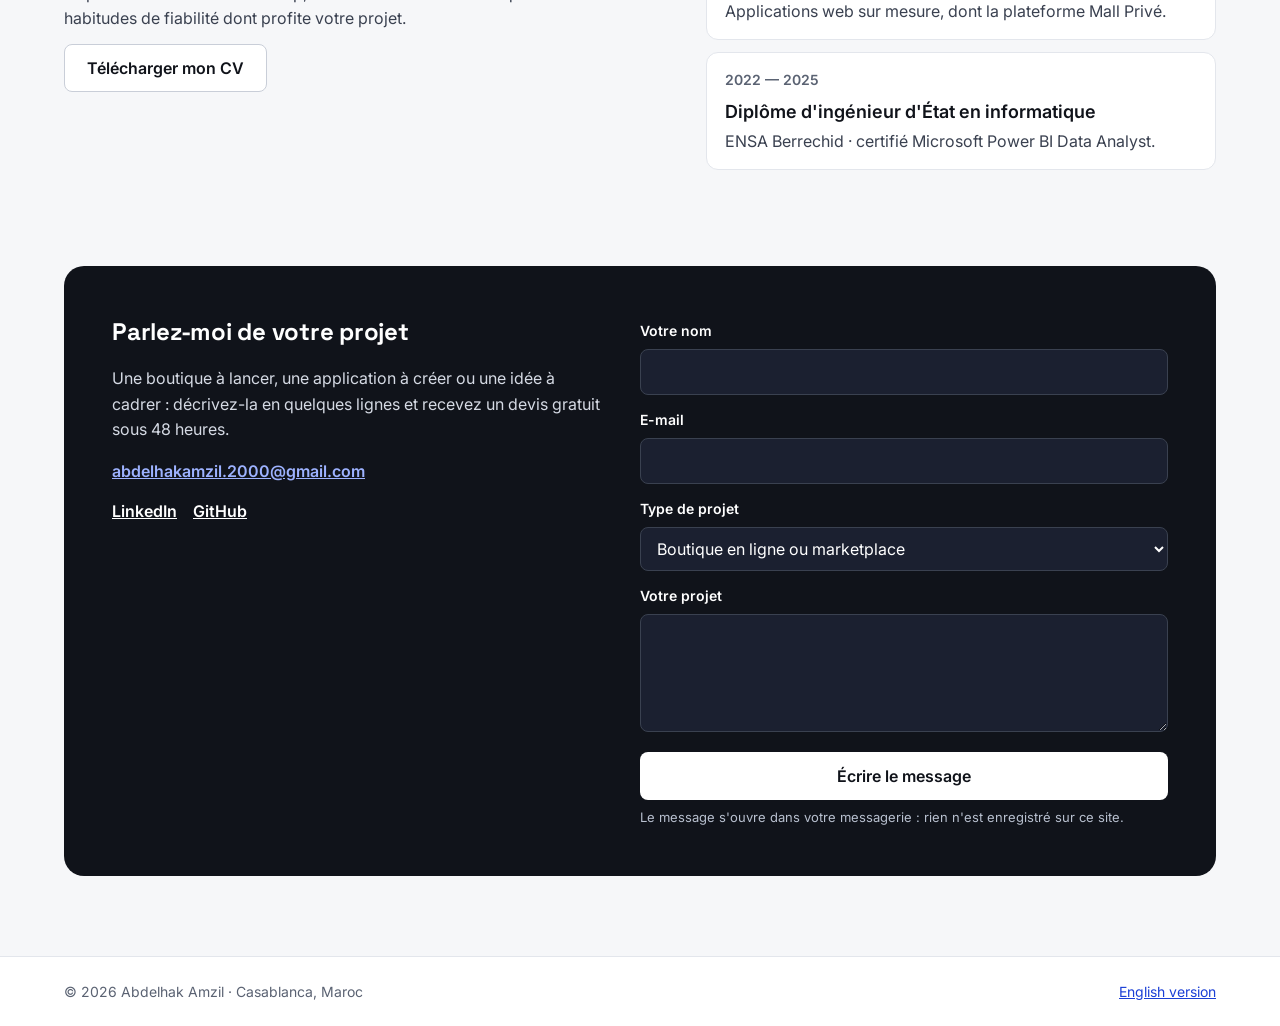
<file: fr/index.html>
<!doctype html>
<html lang="fr" data-racine="../">
<head>
<meta charset="utf-8">
<meta name="viewport" content="width=device-width, initial-scale=1">
<title>Abdelhak Amzil — Développeur fullstack freelance (sites, e-commerce, Odoo, IA)</title>
<meta name="description" content="Développeur fullstack freelance au Maroc. Boutiques en ligne, applications web et back-offices sur mesure, ERP Odoo, assistants IA et intégrations pour commerces, start-up et entreprises. Devis gratuit sous 48 heures.">
<meta property="og:title" content="Abdelhak Amzil — Développeur fullstack freelance">
<meta property="og:description" content="Je crée les boutiques en ligne, applications métier et outils d'IA qui font avancer votre entreprise.">
<meta property="og:type" content="website">
<meta property="og:url" content="https://abdelhakamzil.github.io/fr/">
<link rel="alternate" hreflang="en" href="https://abdelhakamzil.github.io/">
<link rel="alternate" hreflang="fr" href="https://abdelhakamzil.github.io/fr/">
<link rel="icon" href="data:image/svg+xml,%3Csvg xmlns='http://www.w3.org/2000/svg' viewBox='0 0 64 64'%3E%3Crect width='64' height='64' rx='14' fill='%2310131A'/%3E%3Ctext x='32' y='42' font-family='Arial' font-weight='700' font-size='28' text-anchor='middle' fill='%23ffffff'%3EAA%3C/text%3E%3C/svg%3E">
<link rel="preconnect" href="https://fonts.googleapis.com">
<link rel="preconnect" href="https://fonts.gstatic.com" crossorigin>
<link href="https://fonts.googleapis.com/css2?family=Inter:wght@400;500;600&family=Space+Grotesk:wght@500;600;700&display=swap" rel="stylesheet">
<link rel="stylesheet" href="../assets/css/site.css?v=20261124">
</head>
<body>
<a class="saut" href="#contenu">Aller au contenu</a>

<header class="entete">
  <div class="conteneur">
    <a class="logo" href="./">Abdelhak Amzil<span>.</span></a>
    <nav class="nav" aria-label="Navigation principale">
      <a href="#services">Services</a>
      <a href="#realisations">Réalisations</a>
      <a href="#deroulement">Déroulement</a>
      <a href="#faq">Questions</a>
      <a class="langue" href="../" hreflang="en" lang="en">English</a>
      <a class="bouton bouton--sombre" href="#contact">Demander un devis</a>
    </nav>
  </div>
</header>

<main id="contenu">
  <section class="heros">
    <div class="conteneur">
      <div class="heros__texte">
        <p class="badge">Disponible pour vos projets freelance</p>
        <h1>Je crée les applications web, boutiques en ligne et outils d'IA de votre entreprise.</h1>
        <p class="chapeau">Développeur fullstack freelance basé au Maroc. De l'idée au produit en ligne : devis clair, démonstrations régulières, code testé qui vous appartient.</p>
        <div class="actions">
          <a class="bouton bouton--principal" href="#contact">Demander un devis gratuit</a>
          <a class="bouton bouton--contour" href="#realisations">Voir mes réalisations</a>
        </div>
        <p class="plateformes">Travaillons <strong>en direct</strong> ou via <strong>Upwork</strong> et <strong>Fiverr</strong> · en français, en arabe ou en anglais.</p>
      </div>
      <div class="heros__visuel">
        <div class="fenetre">
          <div class="fenetre__points" aria-hidden="true"><span></span><span></span><span></span></div>
          <div class="visuel visuel--image"><img src="../assets/img/mall-prive/mall-prive-apercu-800.webp" srcset="../assets/img/mall-prive/mall-prive-apercu-800.webp 800w, ../assets/img/mall-prive/mall-prive-apercu.webp 1600w" sizes="(max-width: 900px) 100vw, 50vw" alt="Site client Mall Privé sur ordinateur et téléphone, avec des données fictives" width="1600" height="1000"></div>
          <p class="fenetre__legende">Mall Privé — ventes privées au Maroc <small>Projet phare</small></p>
        </div>
      </div>
    </div>
  </section>

  <section class="chiffres" aria-label="Chiffres clés">
    <div class="conteneur">
      <p class="chiffre"><strong>3</strong><span>applications livrées sur Mall Privé : boutique, portail vendeur, back-office</span></p>
      <p class="chiffre"><strong>17</strong><span>modules ERP Odoo sur mesure, couverts par 149 tests</span></p>
      <p class="chiffre"><strong>344</strong><span>tests automatisés sur une application utilisée chaque jour</span></p>
      <p class="chiffre"><strong>48 h</strong><span>pour recevoir un devis gratuit et détaillé</span></p>
    </div>
  </section>

  <section id="services" class="section">
    <div class="conteneur">
      <h2>Ce que je peux créer pour vous</h2>
      <p class="section__intro">Un seul interlocuteur pour tout le projet : conception, back-end, front-end et mise en ligne.</p>
      <div class="services">
        <article class="service">
          <span class="service__icone" aria-hidden="true"><svg width="22" height="22" viewBox="0 0 24 24" fill="none" stroke="currentColor" stroke-width="2" stroke-linecap="round" stroke-linejoin="round"><path d="M6 2 3 6v14a2 2 0 0 0 2 2h14a2 2 0 0 0 2-2V6l-3-4z"></path><path d="M3 6h18"></path><path d="M16 10a4 4 0 0 1-8 0"></path></svg></span>
          <h3>Boutique en ligne et marketplace</h3>
          <p>Catalogue, panier, paiement (carte ou à la livraison), commandes, suivi des livraisons et un back-office pour tout gérer.</p>
          <p class="ideal"><strong>Idéal pour :</strong> magasins, marques, nouveaux projets e-commerce</p>
        </article>
        <article class="service">
          <span class="service__icone" aria-hidden="true"><svg width="22" height="22" viewBox="0 0 24 24" fill="none" stroke="currentColor" stroke-width="2" stroke-linecap="round" stroke-linejoin="round"><rect x="3" y="3" width="18" height="18" rx="2"></rect><path d="M3 9h18"></path><path d="M9 21V9"></path></svg></span>
          <h3>Application web et back-office sur mesure</h3>
          <p>Remplacez vos tableurs par une application sécurisée : tableaux de bord, rôles, formulaires, exports Excel et documents PDF.</p>
          <p class="ideal"><strong>Idéal pour :</strong> PME, équipes internes, start-up</p>
        </article>
        <article class="service">
          <span class="service__icone" aria-hidden="true"><svg width="22" height="22" viewBox="0 0 24 24" fill="none" stroke="currentColor" stroke-width="2" stroke-linecap="round" stroke-linejoin="round"><path d="M12 2 2 7l10 5 10-5-10-5z"></path><path d="m2 17 10 5 10-5"></path><path d="m2 12 10 5 10-5"></path></svg></span>
          <h3>ERP Odoo : mise en place et modules</h3>
          <p>Odoo Community adapté à votre activité : modules sur mesure, reprise de vos anciens fichiers, hébergement et sauvegardes.</p>
          <p class="ideal"><strong>Idéal pour :</strong> entreprises qui gèrent du personnel, du stock, des véhicules ou des interventions</p>
        </article>
        <article class="service">
          <span class="service__icone" aria-hidden="true"><svg width="22" height="22" viewBox="0 0 24 24" fill="none" stroke="currentColor" stroke-width="2" stroke-linecap="round" stroke-linejoin="round"><path d="M21 15a2 2 0 0 1-2 2H7l-4 4V5a2 2 0 0 1 2-2h14a2 2 0 0 1 2 2z"></path><path d="M8 9h8"></path><path d="M8 13h5"></path></svg></span>
          <h3>Assistant IA sur vos documents</h3>
          <p>Un chatbot qui répond à partir de vos documents, produits ou procédures (RAG), avec un modèle privé hébergé chez vous si besoin.</p>
          <p class="ideal"><strong>Idéal pour :</strong> service client, RH, bases de connaissances</p>
        </article>
        <article class="service">
          <span class="service__icone" aria-hidden="true"><svg width="22" height="22" viewBox="0 0 24 24" fill="none" stroke="currentColor" stroke-width="2" stroke-linecap="round" stroke-linejoin="round"><path d="M10 13a5 5 0 0 0 7.5.5l3-3a5 5 0 0 0-7-7l-1.7 1.7"></path><path d="M14 11a5 5 0 0 0-7.5-.5l-3 3a5 5 0 0 0 7 7l1.7-1.7"></path></svg></span>
          <h3>API et intégrations</h3>
          <p>Reliez vos outils : paiement en ligne, transporteur, e-mails, CRM, ou une API propre pour votre application mobile.</p>
          <p class="ideal"><strong>Idéal pour :</strong> entreprises dont les outils ne communiquent pas entre eux</p>
        </article>
        <article class="service">
          <span class="service__icone" aria-hidden="true"><svg width="22" height="22" viewBox="0 0 24 24" fill="none" stroke="currentColor" stroke-width="2" stroke-linecap="round" stroke-linejoin="round"><rect x="6" y="2" width="12" height="20" rx="2"></rect><path d="M11 18h2"></path></svg></span>
          <p class="nouveau">Nouveau</p>
          <h3>Applications mobiles iOS et Android</h3>
          <p>Une application pour vos clients ou votre équipe, publiée sur l'App Store et Google Play, reliée à un back-end et un back-office solides.</p>
          <p class="ideal"><strong>Idéal pour :</strong> commerces, services et start-up qui veulent être dans la poche de leurs clients</p>
        </article>
        <article class="service">
          <span class="service__icone" aria-hidden="true"><svg width="22" height="22" viewBox="0 0 24 24" fill="none" stroke="currentColor" stroke-width="2" stroke-linecap="round" stroke-linejoin="round"><path d="M14.7 6.3a4 4 0 0 0-5.4 5.4L3 18l3 3 6.3-6.3a4 4 0 0 0 5.4-5.4l-2.5 2.5-2.4-.6-.6-2.4z"></path></svg></span>
          <h3>Corrections et évolutions</h3>
          <p>Votre application existe déjà ? Je corrige les bugs, ajoute des fonctionnalités et sécurise les mises en production.</p>
          <p class="ideal"><strong>Idéal pour :</strong> applications Java / Spring Boot, Angular et Odoo</p>
        </article>
      </div>
    </div>
  </section>

  <section class="section">
    <div class="conteneur">
      <h2>Avec qui je travaille</h2>
      <p class="section__intro">Petit ou grand projet, le même soin et la même qualité.</p>
      <div class="clients">
        <div class="client"><h3>Commerces et marques</h3><p>Vendre en ligne, gérer commandes et livraisons, savoir ce qui se vend.</p></div>
        <div class="client"><h3>Start-up</h3><p>Transformer votre idée en produit fonctionnel, à montrer à vos utilisateurs et investisseurs.</p></div>
        <div class="client"><h3>Entreprises et PME</h3><p>Numériser vos processus avec un ERP ou une application que votre équipe utilisera vraiment.</p></div>
      </div>
    </div>
  </section>

  <section id="realisations" class="section">
    <div class="conteneur">
      <h2>Réalisations</h2>
      <p class="section__intro">Une plateforme réalisée en freelance, des applications en production en entreprise et des projets open source. <a href="galerie.html">Voir les photos et vidéos</a>.</p>
      <p id="projets-statut" class="texte" role="status">Chargement des projets…</p>
      <div id="projet-phare"></div>
      <h3 class="sous-titre">En production chez Kartu Group</h3>
      <div id="projets-entreprise" class="grille-2" style="margin-bottom: 40px"></div>
      <h3 class="sous-titre">Projets open source</h3>
      <div class="filtres" role="group" aria-label="Filtrer les projets">
        <button type="button" class="pilule" data-filtre="Tous" aria-pressed="true">Tous</button>
        <button type="button" class="pilule" data-filtre="Fullstack" aria-pressed="false">Fullstack</button>
        <button type="button" class="pilule" data-filtre="IA" aria-pressed="false">IA</button>
        <button type="button" class="pilule" data-filtre="Data" aria-pressed="false">Data</button>
      </div>
      <div id="projets-personnels" class="grille-cartes"></div>
      <noscript><p class="texte">Mes projets sont aussi sur <a href="https://github.com/AbdelhakAmzil">GitHub</a>.</p></noscript>
    </div>
  </section>

  <section id="deroulement" class="section">
    <div class="conteneur">
      <h2>Comment se déroule un projet</h2>
      <p class="section__intro">Simple, transparent, et vous gardez la main à chaque étape.</p>
      <ol class="etapes">
        <li><p class="numero">01</p><h3>Devis gratuit</h3><p>Nous parlons de votre besoin. Sous 48 heures, vous recevez un périmètre écrit, un prix et un calendrier.</p></li>
        <li><p class="numero">02</p><h3>Petites livraisons</h3><p>Le projet est découpé en étapes. À chacune, vous voyez une démonstration et donnez votre avis.</p></li>
        <li><p class="numero">03</p><h3>Testé et sécurisé</h3><p>Tests automatisés, sécurité et protection des données personnelles dès le départ.</p></li>
        <li><p class="numero">04</p><h3>Mise en ligne et suivi</h3><p>Je mets en ligne, je vous remets le code et la documentation, et je reste disponible pour les corrections.</p></li>
      </ol>
    </div>
  </section>

  <section class="section">
    <div class="conteneur">
      <h2>Pourquoi travailler avec moi</h2>
      <p class="section__intro">Les habitudes de mes projets en production, appliquées à chaque client.</p>
      <ul class="garanties">
        <li><h3>Le code vous appartient</h3><p>Code source, documentation et accès : tout est à vous, sur vos propres comptes.</p></li>
        <li><h3>Une communication claire</h3><p>Un point court à chaque étape, en français, en arabe ou en anglais. Pas de surprise sur la facture.</p></li>
        <li><h3>La qualité de la production</h3><p>Les mêmes pratiques qu'en entreprise : tests, relectures, mises en production sûres et réversibles.</p></li>
        <li><h3>Vos données protégées</h3><p>Loi 09-08 et RGPD : seulement les données utiles, des accès protégés.</p></li>
      </ul>
    </div>
  </section>

  <section id="faq" class="section">
    <div class="conteneur">
      <h2>Questions fréquentes</h2>
      <p class="section__intro">Une autre question ? Écrivez-moi directement.</p>
      <div class="faq">
        <details><summary>Combien coûte un projet ?</summary><p>Cela dépend du périmètre. Après un court échange, je vous envoie un prix fixe pour tout le projet, découpé en étapes. Les petites corrections et évolutions peuvent être facturées à l'heure.</p></details>
        <details><summary>Combien de temps faut-il ?</summary><p>Le devis contient un calendrier avec une date pour chaque étape. Vous voyez l'avancement tout au long du projet, pas seulement à la fin.</p></details>
        <details><summary>Peut-on passer par Upwork ou Fiverr ?</summary><p>Oui. Vous pouvez m'engager sur Upwork ou Fiverr et profiter de leur protection de paiement, ou travailler en direct avec un paiement par étape.</p></details>
        <details><summary>Quelles technologies utilisez-vous ?</summary><p>Java et Spring Boot côté serveur, Angular pour le web, applications mobiles iOS et Android, PostgreSQL, Docker, Odoo pour l'ERP, et Python avec des LLM pour l'IA. Des outils stables et bien suivis, pour que votre application dure.</p></details>
        <details><summary>Et après la mise en ligne ?</summary><p>Vous recevez le code, la documentation et les accès. Je reste disponible pour les corrections et les nouvelles fonctionnalités, à l'heure ou avec un suivi mensuel.</p></details>
        <details><summary>Travaillez-vous avec des clients hors du Maroc ?</summary><p>Oui, à distance. Je suis basé à Casablanca (GMT) et je travaille en français, en arabe ou en anglais.</p></details>
      </div>
    </div>
  </section>

  <section class="section">
    <div class="conteneur apropos">
      <div>
        <h2>À propos</h2>
        <p class="texte">Je suis Abdelhak, ingénieur d'État en informatique (ENSA Berrechid, 2025). Je crée des plateformes web complètes en Java / Spring Boot et Angular, des ERP avec Odoo, et des fonctionnalités d'IA avec des LLM et le RAG.</p>
        <p class="texte">En parallèle de mes projets freelance, je développe et maintiens des applications en production chez Kartu Group, à Casablanca. C'est de là que viennent les habitudes de fiabilité dont profite votre projet.</p>
        <p><a class="bouton bouton--contour" href="../assets/cv/Abdelhak_AMZIL_CV.pdf" download>Télécharger mon CV</a></p>
      </div>
      <ol class="parcours">
        <li><p class="periode">Sept. 2026 — aujourd'hui</p><div><h3>Ingénieur en développement applicatif · Kartu Group</h3><p>Application interne et ERP Odoo 19 en production.</p></div></li>
        <li><p class="periode">Avril 2026 — aujourd'hui</p><div><h3>Développeur fullstack et IA freelance</h3><p>Applications web sur mesure, dont la plateforme Mall Privé.</p></div></li>
        <li><p class="periode">2022 — 2025</p><div><h3>Diplôme d'ingénieur d'État en informatique</h3><p>ENSA Berrechid · certifié Microsoft Power BI Data Analyst.</p></div></li>
      </ol>
    </div>
  </section>

  <section id="contact" class="contact">
    <div class="conteneur">
      <div class="contact__bloc">
        <div class="contact__texte">
          <h2>Parlez-moi de votre projet</h2>
          <p>Une boutique à lancer, une application à créer ou une idée à cadrer : décrivez-la en quelques lignes et recevez un devis gratuit sous 48 heures.</p>
          <a href="mailto:abdelhakamzil.2000@gmail.com">abdelhakamzil.2000@gmail.com</a>
          <p class="contact__liens">
            <a href="https://linkedin.com/in/AbdelhakAMZIL" rel="noopener">LinkedIn</a>
            <a href="https://github.com/AbdelhakAmzil" rel="noopener">GitHub</a>
          </p>
        </div>
        <form id="formulaire-contact" class="formulaire">
          <label for="nom">Votre nom</label>
          <input id="nom" name="nom" type="text" autocomplete="name" required>
          <label for="courriel">E-mail</label>
          <input id="courriel" name="courriel" type="email" autocomplete="email" required>
          <label for="type">Type de projet</label>
          <select id="type" name="type">
            <option>Boutique en ligne ou marketplace</option>
            <option>Application web ou back-office sur mesure</option>
            <option>ERP Odoo</option>
            <option>Assistant IA ou chatbot</option>
            <option>API ou intégration</option>
            <option>Application mobile (iOS / Android)</option>
            <option>Corrections ou évolutions</option>
            <option>Autre</option>
          </select>
          <label for="message">Votre projet</label>
          <textarea id="message" name="message" rows="4" required></textarea>
          <button type="submit" class="bouton bouton--clair">Écrire le message</button>
          <p class="formulaire__note">Le message s'ouvre dans votre messagerie : rien n'est enregistré sur ce site.</p>
        </form>
      </div>
    </div>
  </section>
</main>

<footer class="pied">
  <div class="conteneur">
    <span>© <span id="annee">2026</span> Abdelhak Amzil · Casablanca, Maroc</span>
    <a href="../" hreflang="en" lang="en">English version</a>
  </div>
</footer>

<script src="../assets/js/projets.js?v=20261124" defer></script>
</body>
</html>
</file>
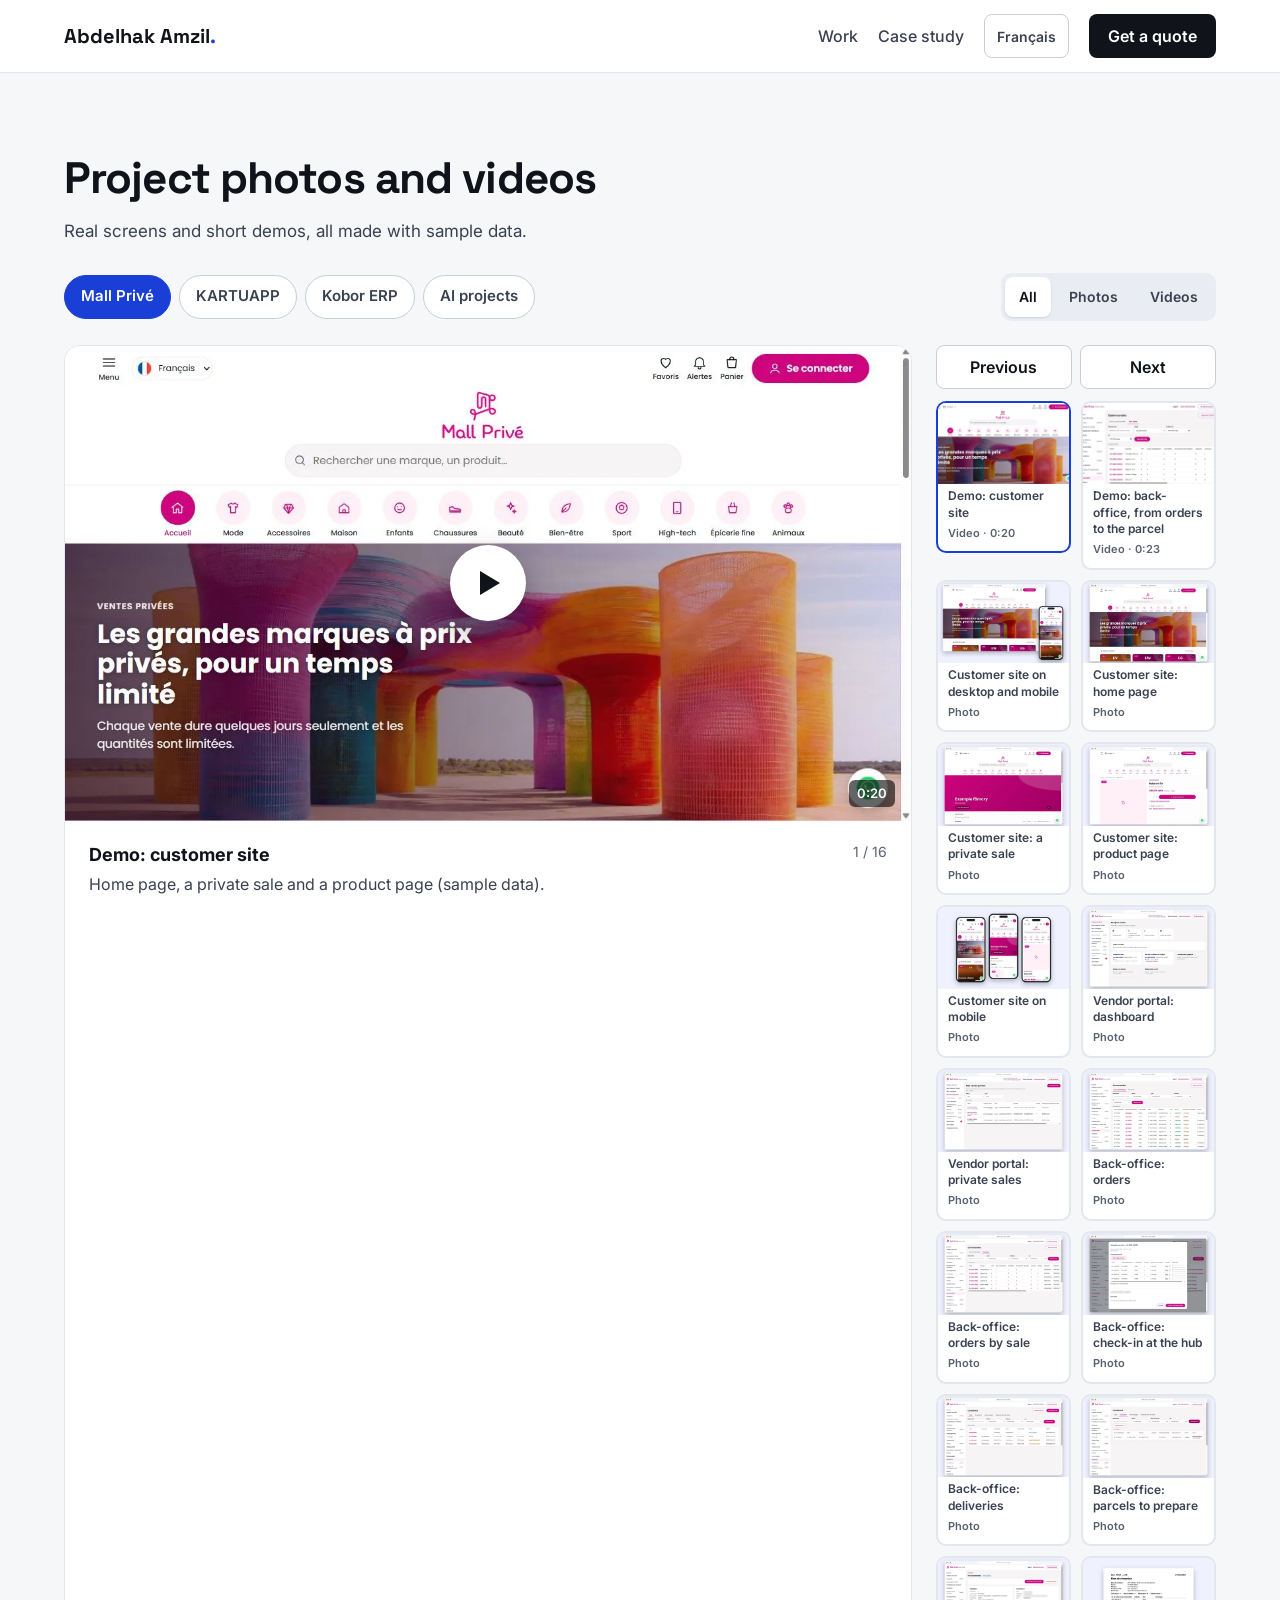
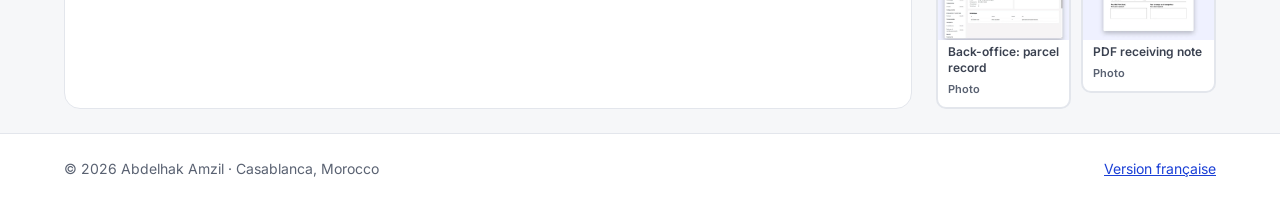
<file: galerie.html>
<!doctype html>
<html lang="en" data-racine="">
<head>
<meta charset="utf-8">
<meta name="viewport" content="width=device-width, initial-scale=1">
<title>Project photos and videos — Abdelhak Amzil</title>
<meta name="description" content="Screens and video demos of Abdelhak Amzil's projects: Mall Privé, KARTUAPP, Kobor ERP and AI projects, shown with sample data.">
<meta property="og:title" content="Project photos and videos — Abdelhak Amzil">
<meta property="og:type" content="website">
<meta property="og:url" content="https://abdelhakamzil.github.io/galerie.html">
<link rel="alternate" hreflang="en" href="https://abdelhakamzil.github.io/galerie.html">
<link rel="alternate" hreflang="fr" href="https://abdelhakamzil.github.io/fr/galerie.html">
<link rel="icon" href="data:image/svg+xml,%3Csvg xmlns='http://www.w3.org/2000/svg' viewBox='0 0 64 64'%3E%3Crect width='64' height='64' rx='14' fill='%2310131A'/%3E%3Ctext x='32' y='42' font-family='Arial' font-weight='700' font-size='28' text-anchor='middle' fill='%23ffffff'%3EAA%3C/text%3E%3C/svg%3E">
<link rel="preconnect" href="https://fonts.googleapis.com">
<link rel="preconnect" href="https://fonts.gstatic.com" crossorigin>
<link href="https://fonts.googleapis.com/css2?family=Inter:wght@400;500;600&family=Space+Grotesk:wght@500;600;700&display=swap" rel="stylesheet">
<link rel="stylesheet" href="assets/css/site.css?v=20261124">
</head>
<body>
<a class="saut" href="#contenu">Skip to content</a>

<header class="entete">
  <div class="conteneur">
    <a class="logo" href="./">Abdelhak Amzil<span>.</span></a>
    <nav class="nav" aria-label="Main navigation">
      <a href="./#work">Work</a>
      <a href="mall-prive.html">Case study</a>
      <a class="langue" href="fr/galerie.html" hreflang="fr" lang="fr">Français</a>
      <a class="bouton bouton--sombre" href="./#contact">Get a quote</a>
    </nav>
  </div>
</header>

<main id="contenu" class="section">
  <div class="conteneur">
    <h1 style="font-size: clamp(32px, 4.5vw, 44px); letter-spacing: -0.02em; margin-bottom: 8px">Project photos and videos</h1>
    <p class="section__intro">Real screens and short demos, all made with sample data.</p>
    <p id="statut" class="texte" role="status">Loading the gallery…</p>

    <div class="galerie-entete">
      <div id="onglets" class="onglets" role="tablist" aria-label="Projects"></div>
      <div id="types" class="types" role="group" aria-label="Media type">
        <button type="button" data-type="tous" aria-pressed="true">All</button>
        <button type="button" data-type="photo" aria-pressed="false">Photos</button>
        <button type="button" data-type="video" aria-pressed="false">Videos</button>
      </div>
    </div>

    <p id="vide" class="vide" hidden>No media of this type for this project yet.</p>

    <div id="lecteur" class="lecteur" hidden>
      <figure class="media">
        <div id="ecran" class="ecran"></div>
        <figcaption>
          <div><strong id="titre-media"></strong><p id="legende-media"></p></div>
          <span id="position" class="position" aria-live="polite"></span>
        </figcaption>
      </figure>
      <div class="cote">
        <div class="cote__boutons">
          <button id="precedent" type="button" class="bouton bouton--contour">Previous</button>
          <button id="suivant" type="button" class="bouton bouton--contour">Next</button>
        </div>
        <ul id="vignettes" class="vignettes" aria-label="All media of the project"></ul>
      </div>
    </div>
    <noscript><p class="texte">The gallery needs JavaScript to be displayed.</p></noscript>
  </div>
</main>

<footer class="pied">
  <div class="conteneur">
    <span>© 2026 Abdelhak Amzil · Casablanca, Morocco</span>
    <a href="fr/galerie.html" hreflang="fr" lang="fr">Version française</a>
  </div>
</footer>

<script src="assets/js/galerie.js?v=20261124" defer></script>
</body>
</html>
</file>
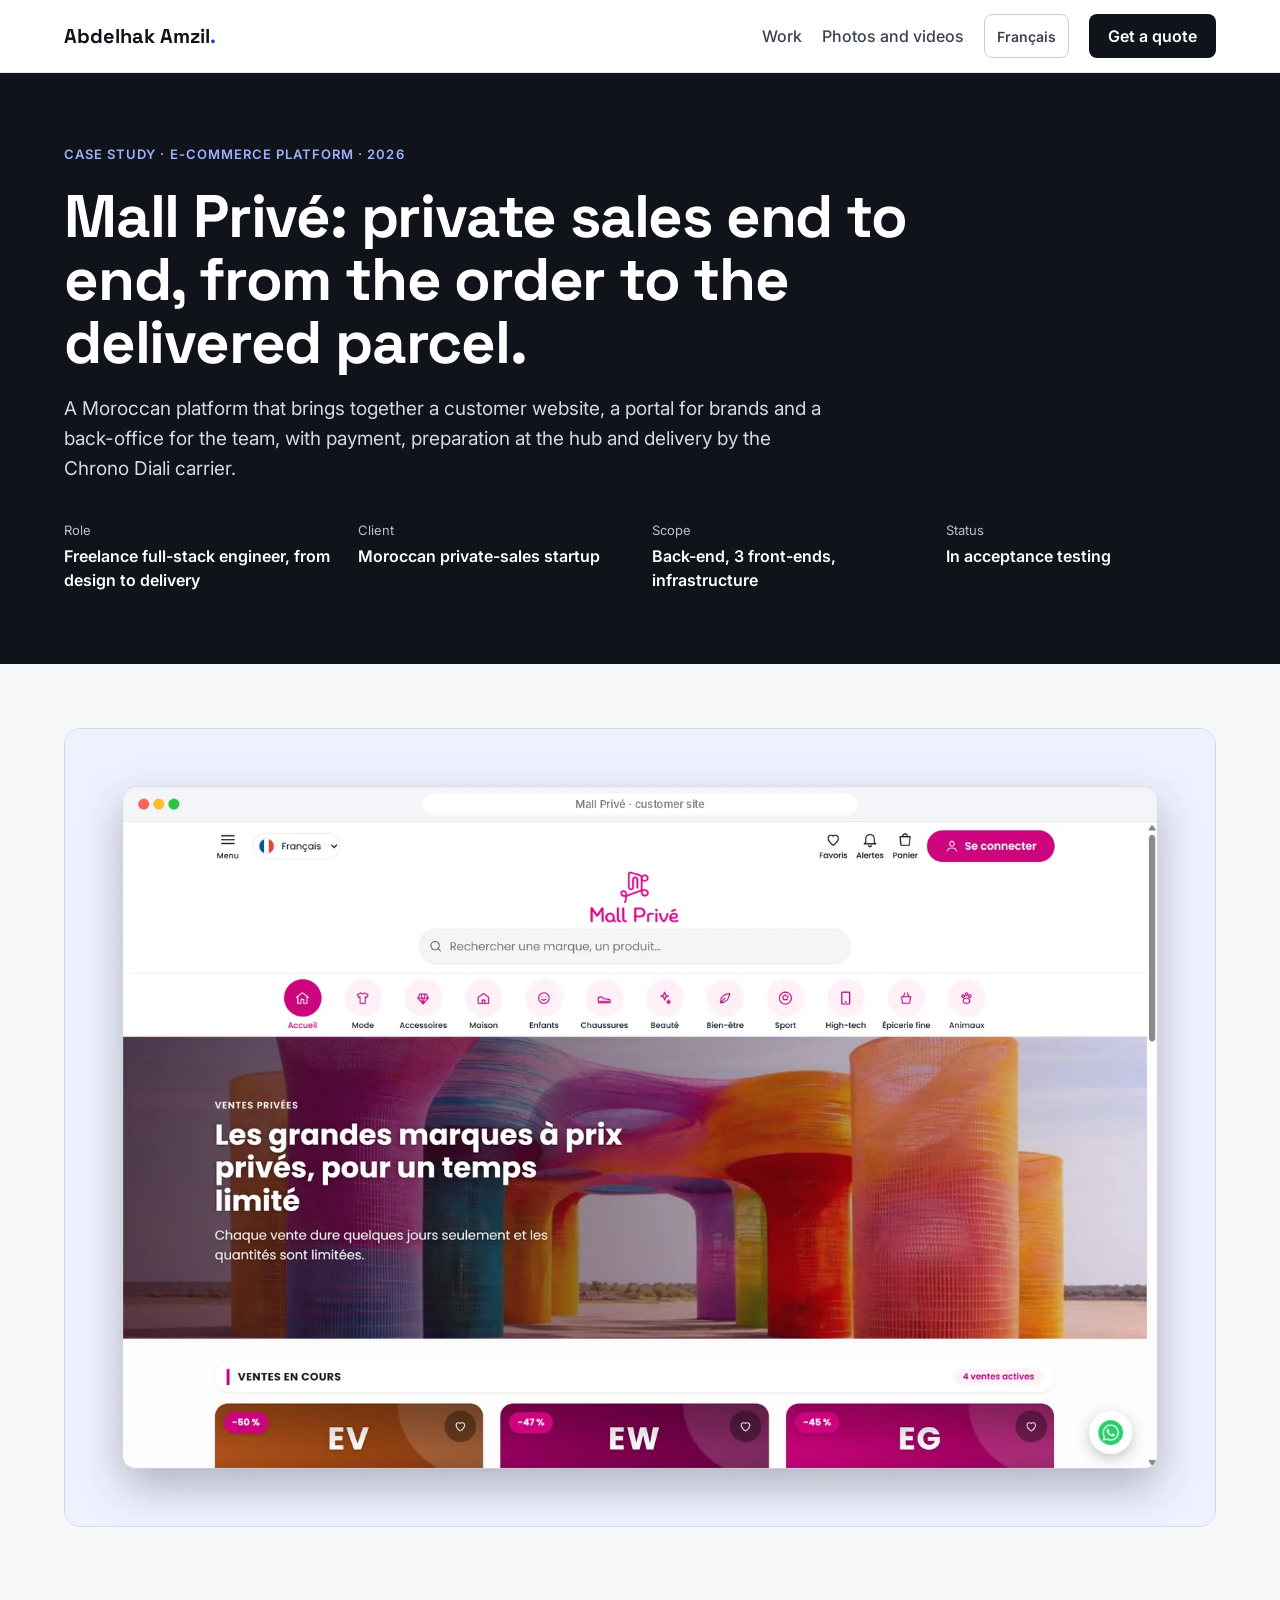
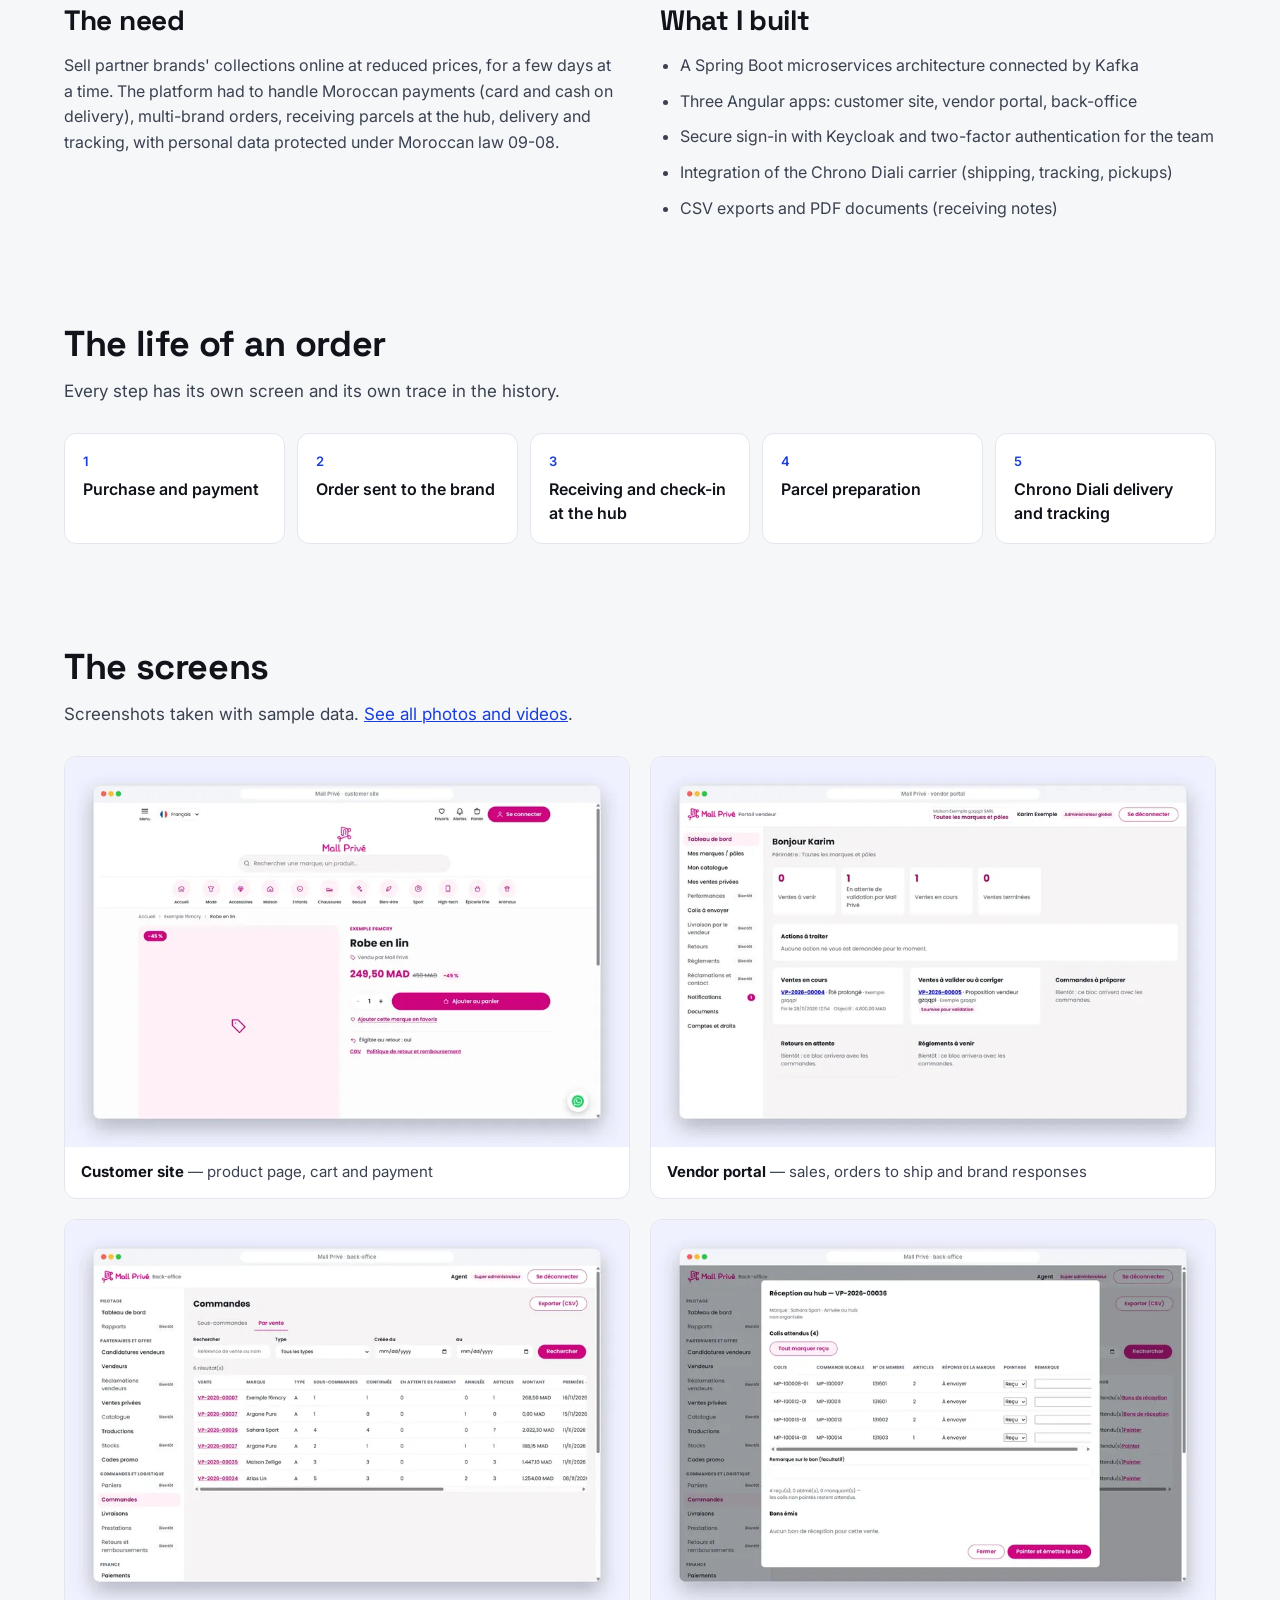
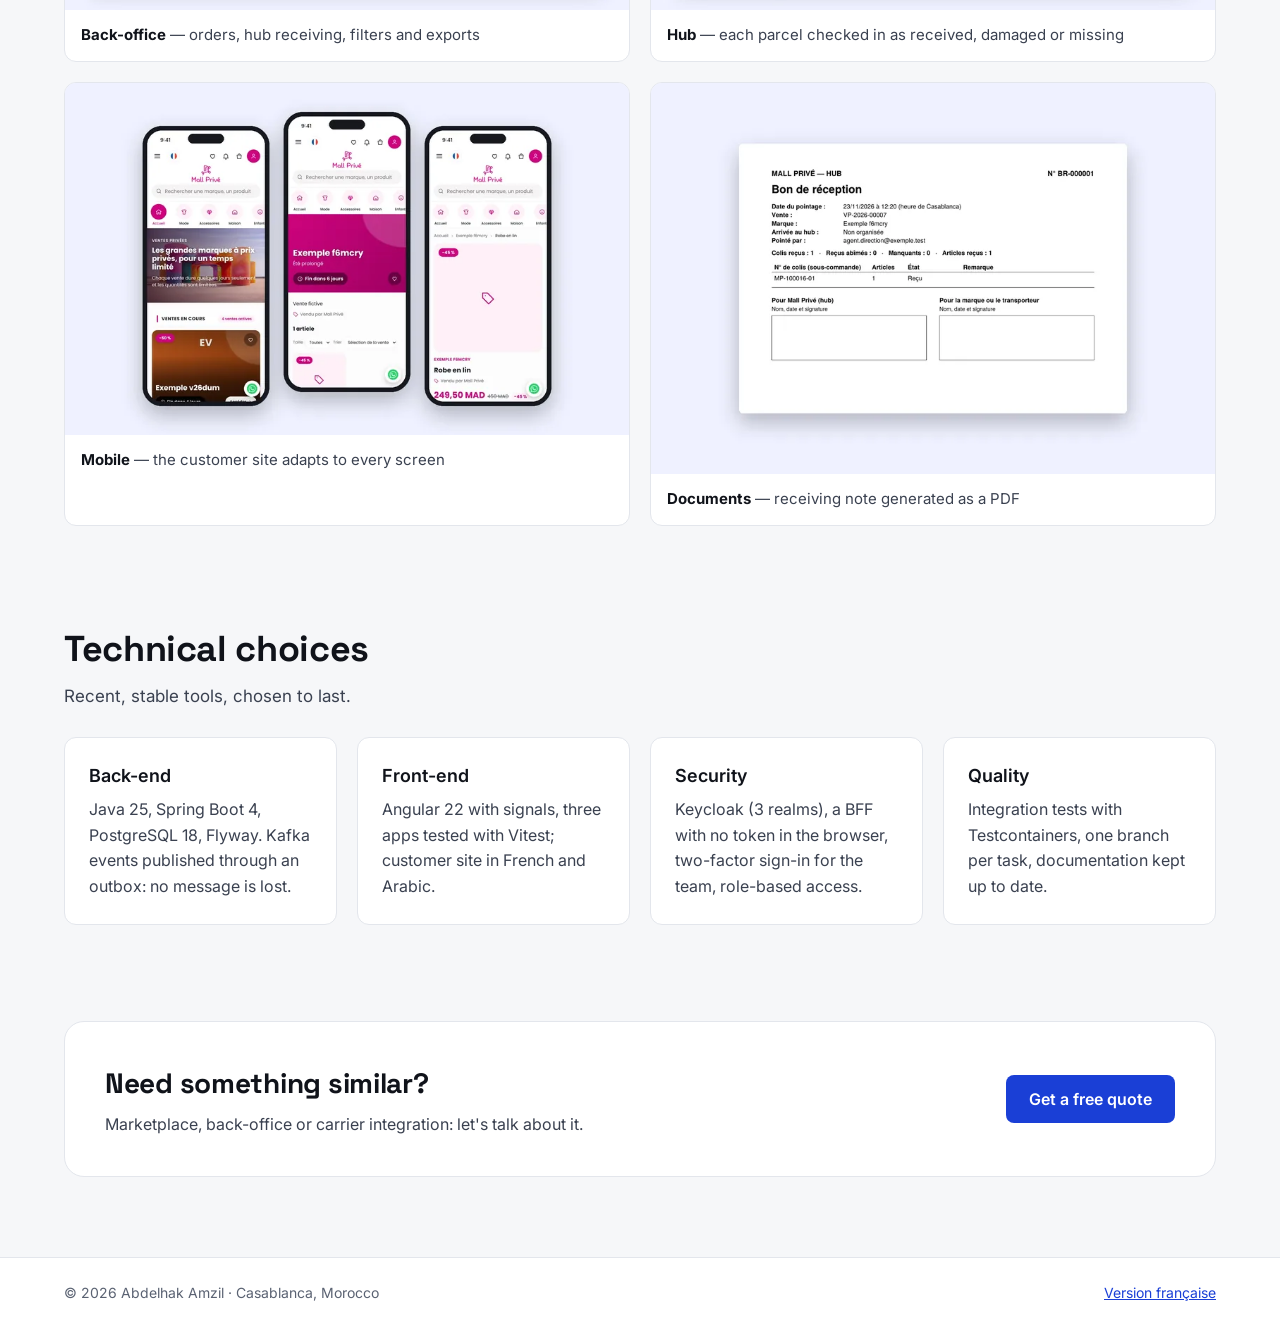
<file: mall-prive.html>
<!doctype html>
<html lang="en" data-racine="">
<head>
<meta charset="utf-8">
<meta name="viewport" content="width=device-width, initial-scale=1">
<title>Mall Privé case study — Abdelhak Amzil</title>
<meta name="description" content="Mall Privé: a Moroccan private-sales platform built as a freelancer. Customer site, brand portal, back-office and delivery with Chrono Diali. Spring Boot microservices, Angular, Kafka, Keycloak.">
<meta property="og:title" content="Mall Privé case study — Abdelhak Amzil">
<meta property="og:description" content="Private sales end to end, from the order to the delivered parcel.">
<meta property="og:type" content="article">
<meta property="og:url" content="https://abdelhakamzil.github.io/mall-prive.html">
<link rel="alternate" hreflang="en" href="https://abdelhakamzil.github.io/mall-prive.html">
<link rel="alternate" hreflang="fr" href="https://abdelhakamzil.github.io/fr/mall-prive.html">
<link rel="icon" href="data:image/svg+xml,%3Csvg xmlns='http://www.w3.org/2000/svg' viewBox='0 0 64 64'%3E%3Crect width='64' height='64' rx='14' fill='%2310131A'/%3E%3Ctext x='32' y='42' font-family='Arial' font-weight='700' font-size='28' text-anchor='middle' fill='%23ffffff'%3EAA%3C/text%3E%3C/svg%3E">
<link rel="preconnect" href="https://fonts.googleapis.com">
<link rel="preconnect" href="https://fonts.gstatic.com" crossorigin>
<link href="https://fonts.googleapis.com/css2?family=Inter:wght@400;500;600&family=Space+Grotesk:wght@500;600;700&display=swap" rel="stylesheet">
<link rel="stylesheet" href="assets/css/site.css?v=20261124">
</head>
<body>
<a class="saut" href="#contenu">Skip to content</a>

<header class="entete">
  <div class="conteneur">
    <a class="logo" href="./">Abdelhak Amzil<span>.</span></a>
    <nav class="nav" aria-label="Main navigation">
      <a href="./#work">Work</a>
      <a href="galerie.html">Photos and videos</a>
      <a class="langue" href="fr/mall-prive.html" hreflang="fr" lang="fr">Français</a>
      <a class="bouton bouton--sombre" href="./#contact">Get a quote</a>
    </nav>
  </div>
</header>

<main id="contenu">
  <section class="etude-heros">
    <div class="conteneur">
      <p class="surtitre">Case study · E-commerce platform · 2026</p>
      <h1>Mall Privé: private sales end to end, from the order to the delivered parcel.</h1>
      <p class="chapeau">A Moroccan platform that brings together a customer website, a portal for brands and a back-office for the team, with payment, preparation at the hub and delivery by the Chrono Diali carrier.</p>
      <dl class="fiche">
        <div><dt>Role</dt><dd>Freelance full-stack engineer, from design to delivery</dd></div>
        <div><dt>Client</dt><dd>Moroccan private-sales startup</dd></div>
        <div><dt>Scope</dt><dd>Back-end, 3 front-ends, infrastructure</dd></div>
        <div><dt>Status</dt><dd>In acceptance testing</dd></div>
      </dl>
    </div>
  </section>

  <section class="grande-capture">
    <div class="conteneur">
      <div class="visuel visuel--image"><img src="assets/img/mall-prive/client-accueil-800.webp" srcset="assets/img/mall-prive/client-accueil-800.webp 800w, assets/img/mall-prive/client-accueil.webp 1600w" sizes="(max-width: 1200px) 100vw, 1200px" alt="Mall Privé customer site home page, sample data" width="1600" height="1109"></div>
    </div>
  </section>

  <section class="section">
    <div class="conteneur deux-colonnes">
      <div>
        <h2>The need</h2>
        <p class="texte">Sell partner brands' collections online at reduced prices, for a few days at a time. The platform had to handle Moroccan payments (card and cash on delivery), multi-brand orders, receiving parcels at the hub, delivery and tracking, with personal data protected under Moroccan law 09-08.</p>
      </div>
      <div>
        <h2>What I built</h2>
        <ul>
          <li>A Spring Boot microservices architecture connected by Kafka</li>
          <li>Three Angular apps: customer site, vendor portal, back-office</li>
          <li>Secure sign-in with Keycloak and two-factor authentication for the team</li>
          <li>Integration of the Chrono Diali carrier (shipping, tracking, pickups)</li>
          <li>CSV exports and PDF documents (receiving notes)</li>
        </ul>
      </div>
    </div>
  </section>

  <section class="section">
    <div class="conteneur">
      <h2>The life of an order</h2>
      <p class="section__intro">Every step has its own screen and its own trace in the history.</p>
      <ol class="parcours-commande">
        <li><span>1</span>Purchase and payment</li>
        <li><span>2</span>Order sent to the brand</li>
        <li><span>3</span>Receiving and check-in at the hub</li>
        <li><span>4</span>Parcel preparation</li>
        <li><span>5</span>Chrono Diali delivery and tracking</li>
      </ol>
    </div>
  </section>

  <section class="section">
    <div class="conteneur">
      <h2>The screens</h2>
      <p class="section__intro">Screenshots taken with sample data. <a href="galerie.html">See all photos and videos</a>.</p>
      <div class="ecrans">
        <figure><div class="visuel visuel--image"><img src="assets/img/mall-prive/client-produit-800.webp" srcset="assets/img/mall-prive/client-produit-800.webp 800w, assets/img/mall-prive/client-produit.webp 1600w" sizes="(max-width: 900px) 100vw, 50vw" alt="Product page" loading="lazy" width="1600" height="1109"></div><figcaption><strong>Customer site</strong> — product page, cart and payment</figcaption></figure>
        <figure><div class="visuel visuel--image"><img src="assets/img/mall-prive/vendeur-tableau-de-bord-800.webp" srcset="assets/img/mall-prive/vendeur-tableau-de-bord-800.webp 800w, assets/img/mall-prive/vendeur-tableau-de-bord.webp 1600w" sizes="(max-width: 900px) 100vw, 50vw" alt="Vendor portal dashboard" loading="lazy" width="1600" height="1109"></div><figcaption><strong>Vendor portal</strong> — sales, orders to ship and brand responses</figcaption></figure>
        <figure><div class="visuel visuel--image"><img src="assets/img/mall-prive/bo-commandes-par-vente-800.webp" srcset="assets/img/mall-prive/bo-commandes-par-vente-800.webp 800w, assets/img/mall-prive/bo-commandes-par-vente.webp 1600w" sizes="(max-width: 900px) 100vw, 50vw" alt="Back-office orders by sale" loading="lazy" width="1600" height="1109"></div><figcaption><strong>Back-office</strong> — orders, hub receiving, filters and exports</figcaption></figure>
        <figure><div class="visuel visuel--image"><img src="assets/img/mall-prive/bo-reception-pointage-800.webp" srcset="assets/img/mall-prive/bo-reception-pointage-800.webp 800w, assets/img/mall-prive/bo-reception-pointage.webp 1600w" sizes="(max-width: 900px) 100vw, 50vw" alt="Check-in dialog at the hub" loading="lazy" width="1600" height="1109"></div><figcaption><strong>Hub</strong> — each parcel checked in as received, damaged or missing</figcaption></figure>
        <figure><div class="visuel visuel--image"><img src="assets/img/mall-prive/mobile-trio-800.webp" srcset="assets/img/mall-prive/mobile-trio-800.webp 800w, assets/img/mall-prive/mobile-trio.webp 1600w" sizes="(max-width: 900px) 100vw, 50vw" alt="Customer site on three phones" loading="lazy" width="1600" height="1000"></div><figcaption><strong>Mobile</strong> — the customer site adapts to every screen</figcaption></figure>
        <figure><div class="visuel visuel--image"><img src="assets/img/mall-prive/bon-reception-pdf-800.webp" srcset="assets/img/mall-prive/bon-reception-pdf-800.webp 800w, assets/img/mall-prive/bon-reception-pdf.webp 1600w" sizes="(max-width: 900px) 100vw, 50vw" alt="PDF receiving note" loading="lazy" width="1600" height="1109"></div><figcaption><strong>Documents</strong> — receiving note generated as a PDF</figcaption></figure>
      </div>
    </div>
  </section>

  <section class="section">
    <div class="conteneur">
      <h2>Technical choices</h2>
      <p class="section__intro">Recent, stable tools, chosen to last.</p>
      <div class="choix">
        <div><h3>Back-end</h3><p>Java 25, Spring Boot 4, PostgreSQL 18, Flyway. Kafka events published through an outbox: no message is lost.</p></div>
        <div><h3>Front-end</h3><p>Angular 22 with signals, three apps tested with Vitest; customer site in French and Arabic.</p></div>
        <div><h3>Security</h3><p>Keycloak (3 realms), a BFF with no token in the browser, two-factor sign-in for the team, role-based access.</p></div>
        <div><h3>Quality</h3><p>Integration tests with Testcontainers, one branch per task, documentation kept up to date.</p></div>
      </div>
    </div>
  </section>

  <section class="contact">
    <div class="conteneur">
      <div class="appel">
        <div>
          <h2>Need something similar?</h2>
          <p>Marketplace, back-office or carrier integration: let's talk about it.</p>
        </div>
        <a class="bouton bouton--principal" href="./#contact">Get a free quote</a>
      </div>
    </div>
  </section>
</main>

<footer class="pied">
  <div class="conteneur">
    <span>© 2026 Abdelhak Amzil · Casablanca, Morocco</span>
    <a href="fr/mall-prive.html" hreflang="fr" lang="fr">Version française</a>
  </div>
</footer>
</body>
</html>
</file>
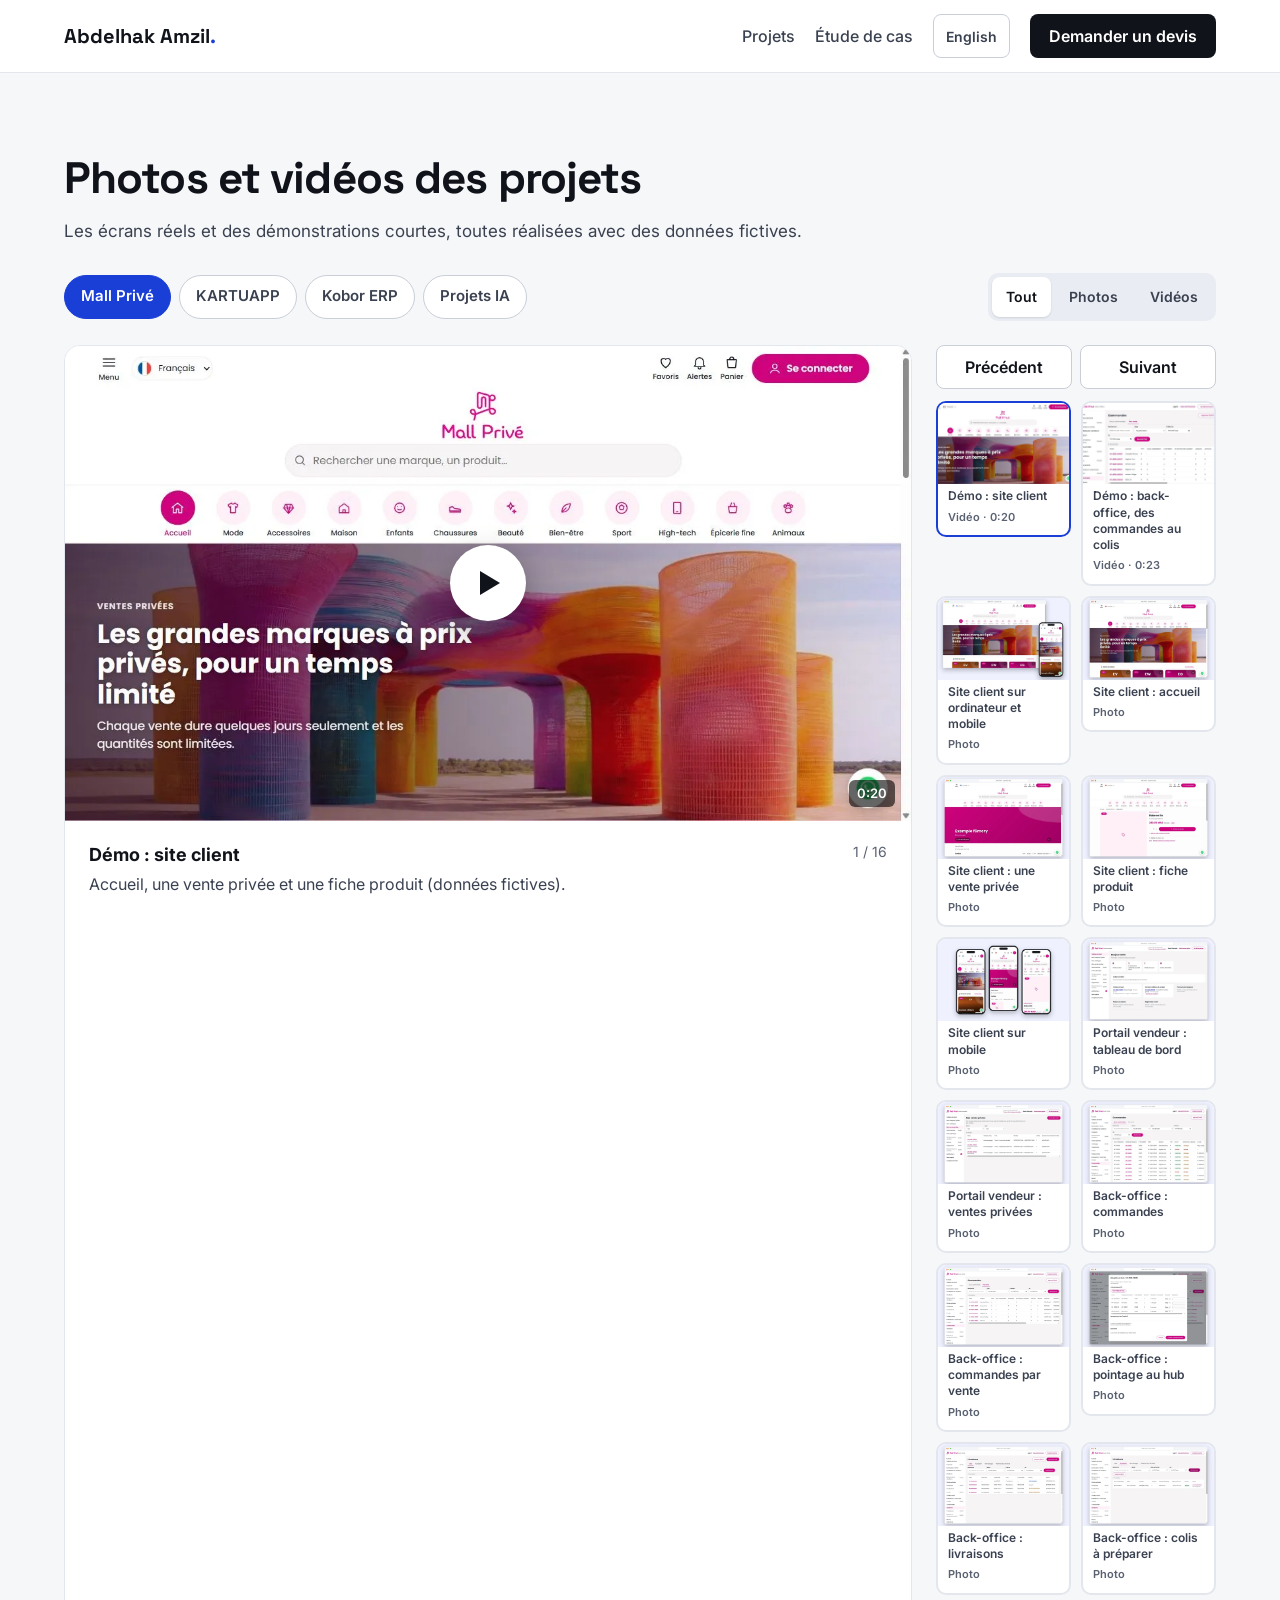
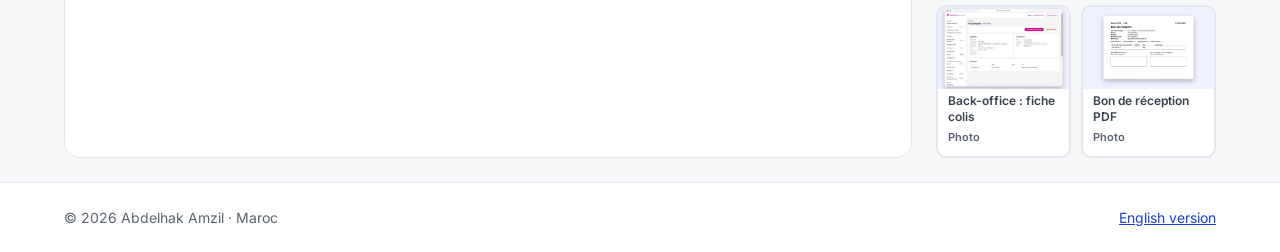
<file: fr/galerie.html>
<!doctype html>
<html lang="fr" data-racine="../">
<head>
<meta charset="utf-8">
<meta name="viewport" content="width=device-width, initial-scale=1">
<title>Photos et vidéos des projets — Abdelhak Amzil</title>
<meta name="description" content="Écrans et démonstrations vidéo des projets d'Abdelhak Amzil : Mall Privé, KARTUAPP, Kobor ERP et projets d'IA, avec des données fictives.">
<meta property="og:title" content="Photos et vidéos des projets — Abdelhak Amzil">
<meta property="og:type" content="website">
<meta property="og:url" content="https://abdelhakamzil.github.io/fr/galerie.html">
<link rel="alternate" hreflang="en" href="https://abdelhakamzil.github.io/galerie.html">
<link rel="alternate" hreflang="fr" href="https://abdelhakamzil.github.io/fr/galerie.html">
<link rel="icon" href="data:image/svg+xml,%3Csvg xmlns='http://www.w3.org/2000/svg' viewBox='0 0 64 64'%3E%3Crect width='64' height='64' rx='14' fill='%2310131A'/%3E%3Ctext x='32' y='42' font-family='Arial' font-weight='700' font-size='28' text-anchor='middle' fill='%23ffffff'%3EAA%3C/text%3E%3C/svg%3E">
<link rel="preconnect" href="https://fonts.googleapis.com">
<link rel="preconnect" href="https://fonts.gstatic.com" crossorigin>
<link href="https://fonts.googleapis.com/css2?family=Inter:wght@400;500;600&family=Space+Grotesk:wght@500;600;700&display=swap" rel="stylesheet">
<link rel="stylesheet" href="../assets/css/site.css?v=20261124">
</head>
<body>
<a class="saut" href="#contenu">Aller au contenu</a>

<header class="entete">
  <div class="conteneur">
    <a class="logo" href="./">Abdelhak Amzil<span>.</span></a>
    <nav class="nav" aria-label="Navigation principale">
      <a href="./#realisations">Projets</a>
      <a href="mall-prive.html">Étude de cas</a>
      <a class="langue" href="../galerie.html" hreflang="en" lang="en">English</a>
      <a class="bouton bouton--sombre" href="./#contact">Demander un devis</a>
    </nav>
  </div>
</header>

<main id="contenu" class="section">
  <div class="conteneur">
    <h1 style="font-size: clamp(32px, 4.5vw, 44px); letter-spacing: -0.02em; margin-bottom: 8px">Photos et vidéos des projets</h1>
    <p class="section__intro">Les écrans réels et des démonstrations courtes, toutes réalisées avec des données fictives.</p>
    <p id="statut" class="texte" role="status">Chargement de la galerie…</p>

    <div class="galerie-entete">
      <div id="onglets" class="onglets" role="tablist" aria-label="Projets"></div>
      <div id="types" class="types" role="group" aria-label="Type de média">
        <button type="button" data-type="tous" aria-pressed="true">Tout</button>
        <button type="button" data-type="photo" aria-pressed="false">Photos</button>
        <button type="button" data-type="video" aria-pressed="false">Vidéos</button>
      </div>
    </div>

    <p id="vide" class="vide" hidden>Aucun média de ce type pour ce projet pour l'instant.</p>

    <div id="lecteur" class="lecteur" hidden>
      <figure class="media">
        <div id="ecran" class="ecran"></div>
        <figcaption>
          <div><strong id="titre-media"></strong><p id="legende-media"></p></div>
          <span id="position" class="position" aria-live="polite"></span>
        </figcaption>
      </figure>
      <div class="cote">
        <div class="cote__boutons">
          <button id="precedent" type="button" class="bouton bouton--contour">Précédent</button>
          <button id="suivant" type="button" class="bouton bouton--contour">Suivant</button>
        </div>
        <ul id="vignettes" class="vignettes" aria-label="Tous les médias du projet"></ul>
      </div>
    </div>
    <noscript><p class="texte">La galerie a besoin de JavaScript pour s'afficher.</p></noscript>
  </div>
</main>

<footer class="pied">
  <div class="conteneur">
    <span>© 2026 Abdelhak Amzil · Maroc</span>
    <a href="../galerie.html" hreflang="en" lang="en">English version</a>
  </div>
</footer>

<script src="../assets/js/galerie.js?v=20261124" defer></script>
</body>
</html>
</file>
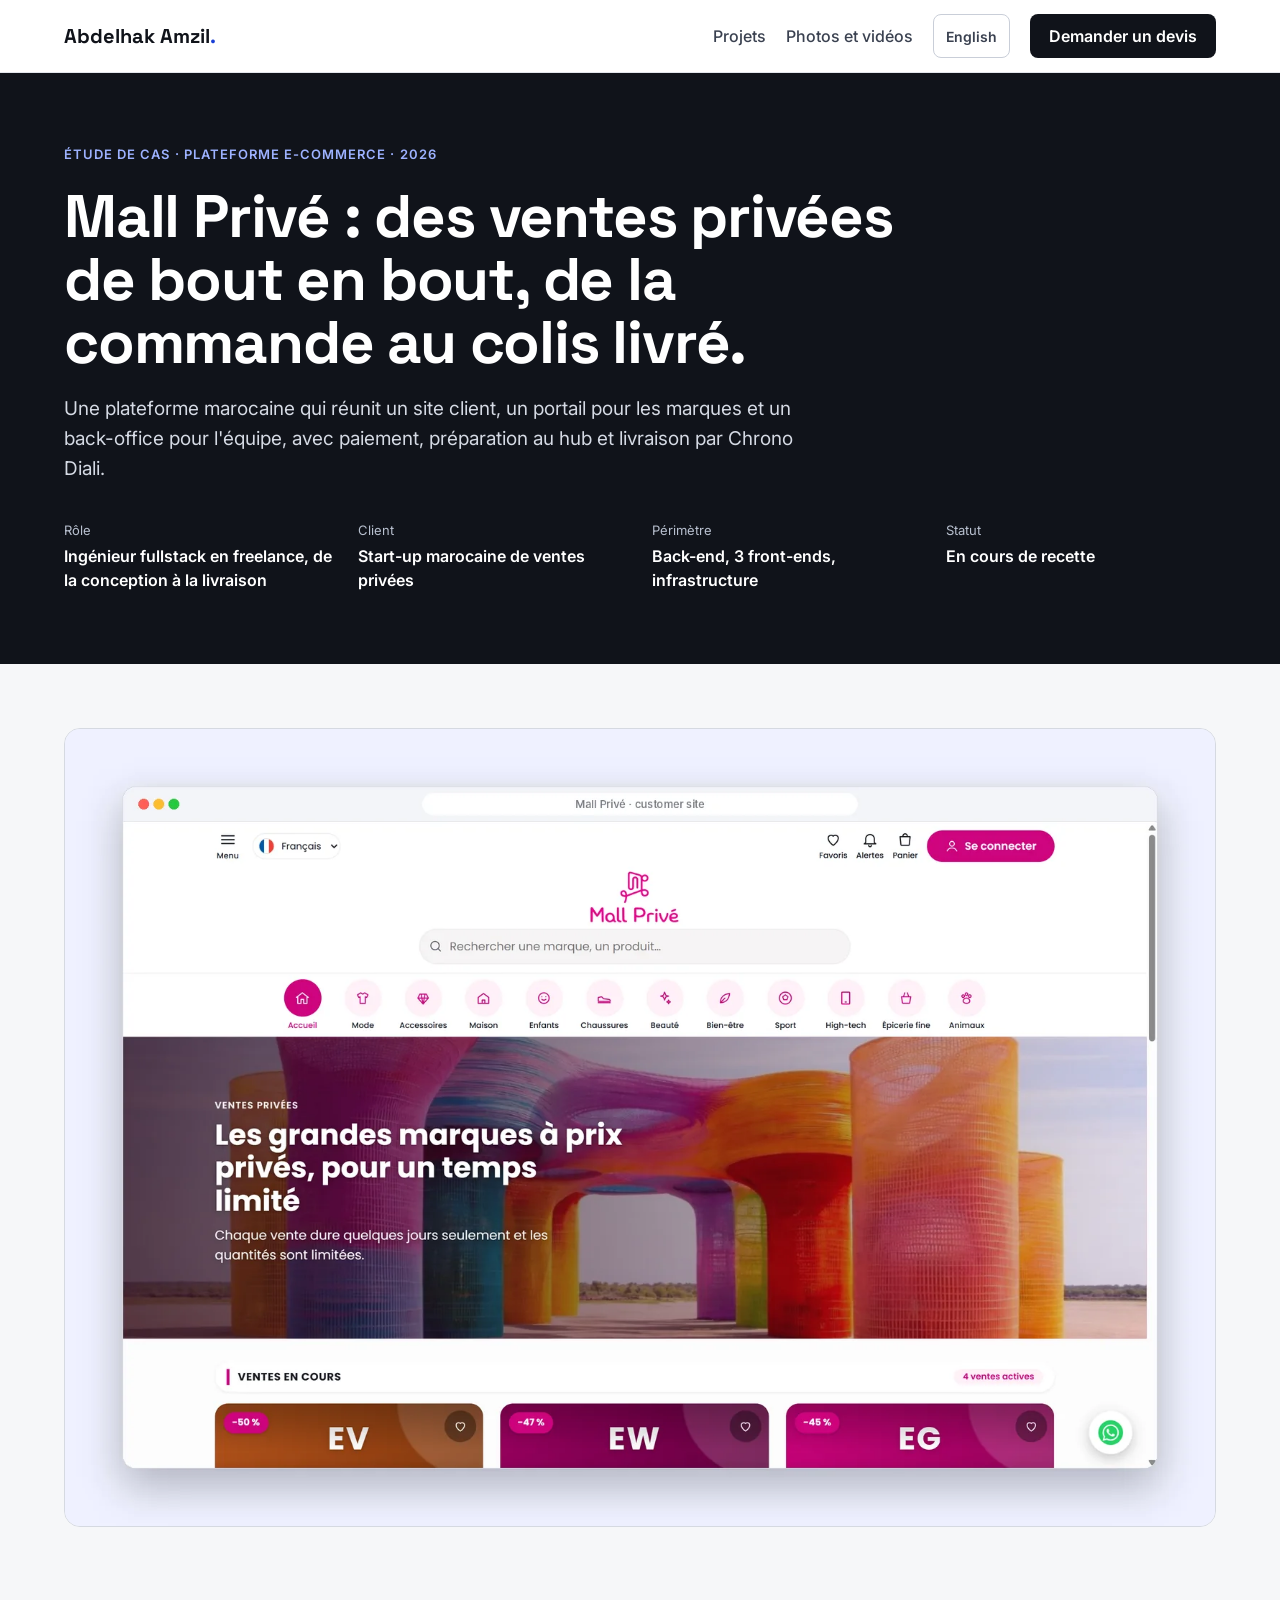
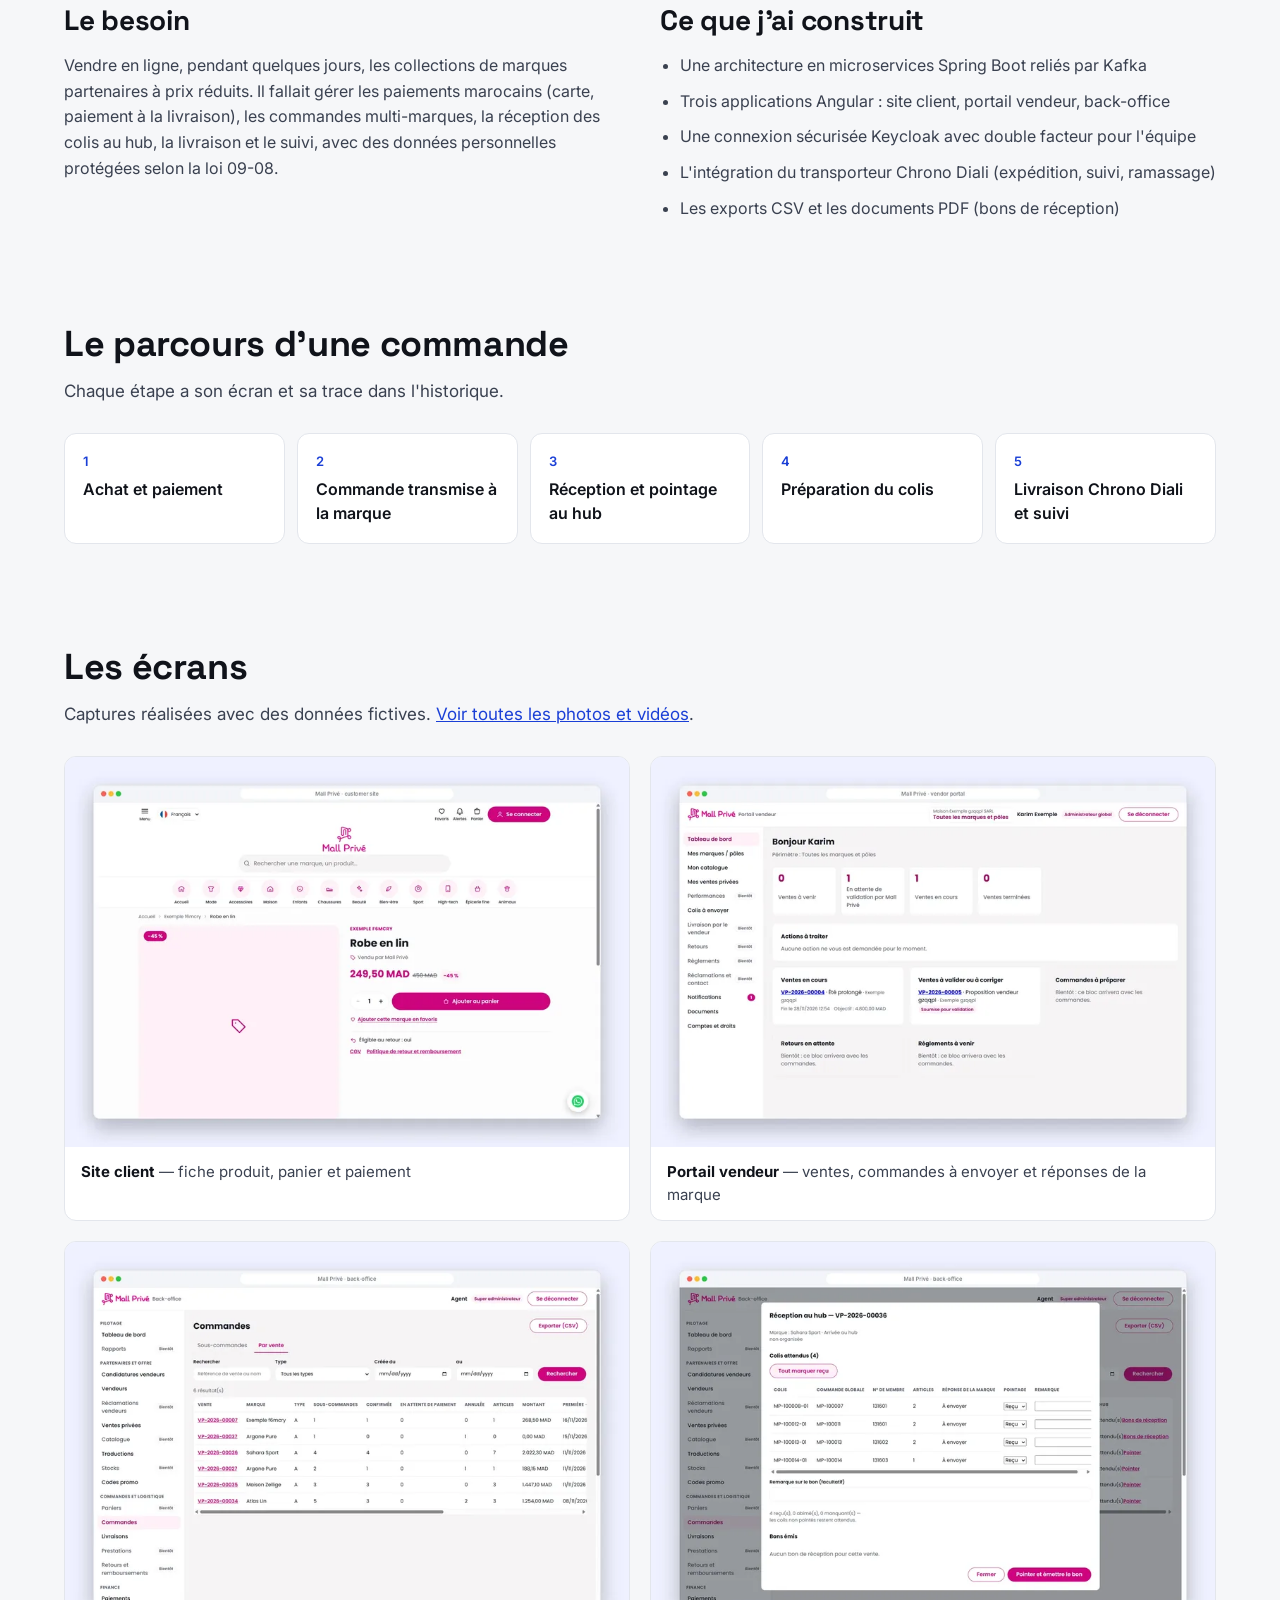
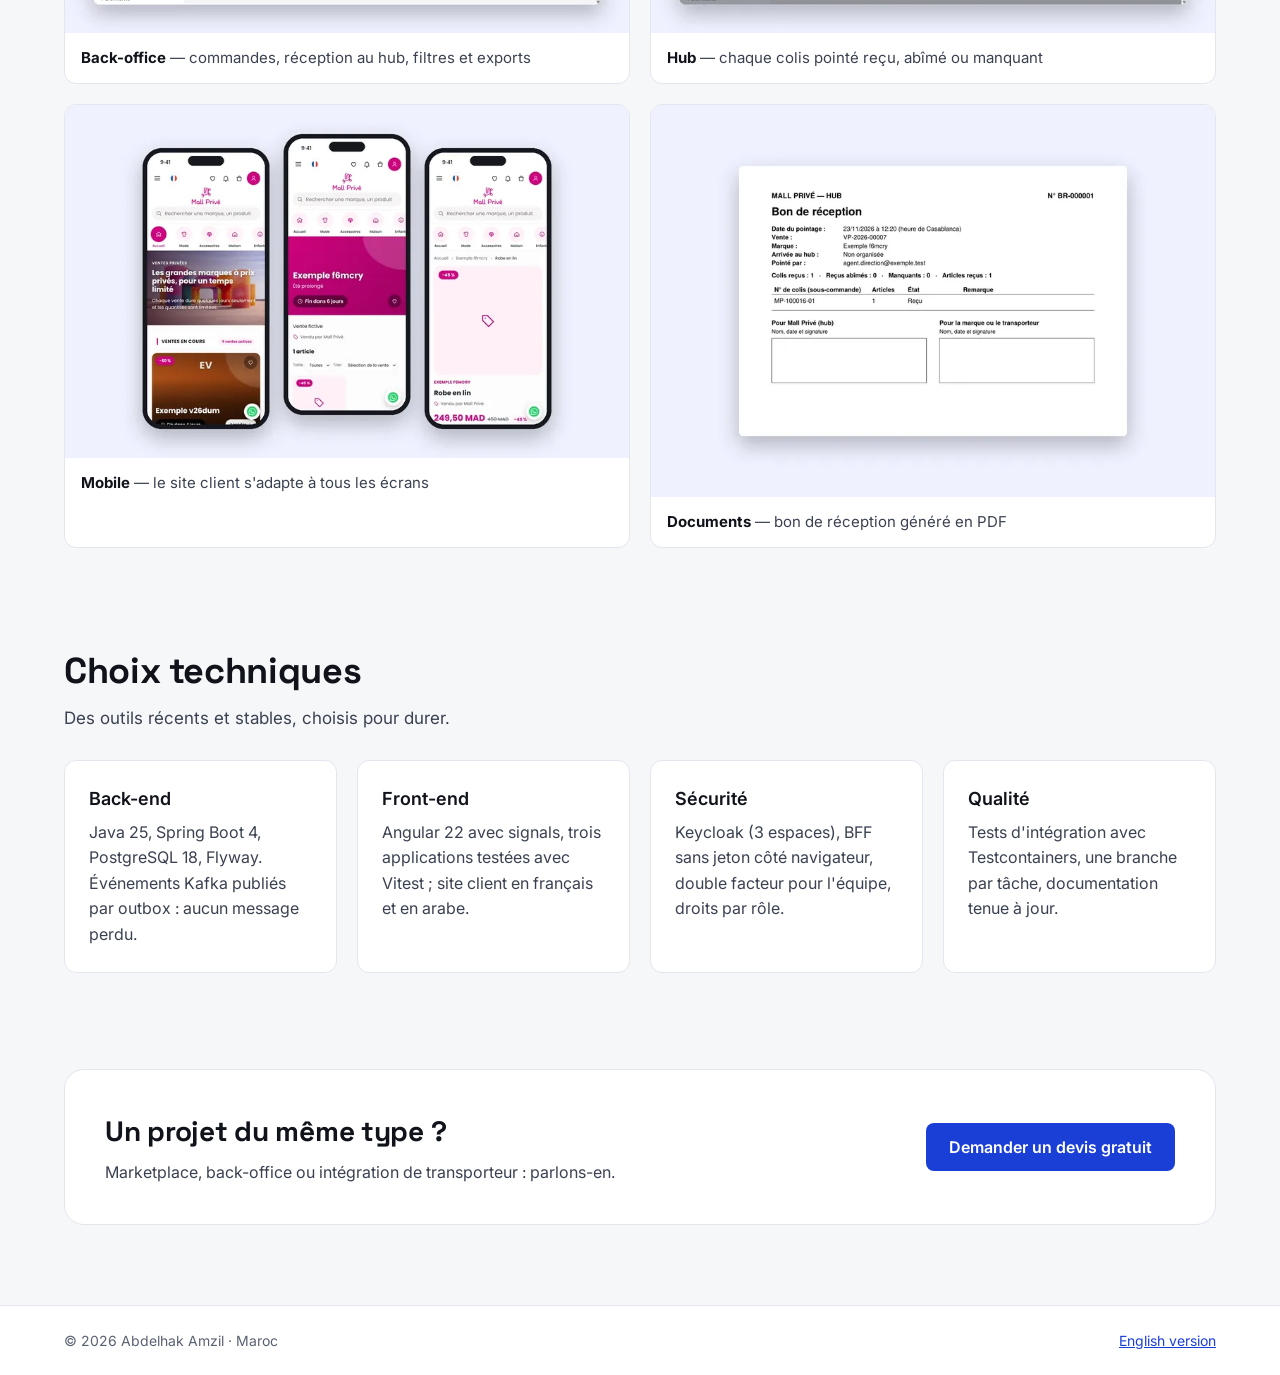
<file: fr/mall-prive.html>
<!doctype html>
<html lang="fr" data-racine="../">
<head>
<meta charset="utf-8">
<meta name="viewport" content="width=device-width, initial-scale=1">
<title>Étude de cas Mall Privé — Abdelhak Amzil</title>
<meta name="description" content="Mall Privé : plateforme marocaine de ventes privées réalisée en freelance. Site client, portail des marques, back-office, livraison Chrono Diali. Microservices Spring Boot, Angular, Kafka, Keycloak.">
<meta property="og:title" content="Étude de cas Mall Privé — Abdelhak Amzil">
<meta property="og:description" content="Des ventes privées de bout en bout, de la commande au colis livré.">
<meta property="og:type" content="article">
<meta property="og:url" content="https://abdelhakamzil.github.io/fr/mall-prive.html">
<link rel="alternate" hreflang="en" href="https://abdelhakamzil.github.io/mall-prive.html">
<link rel="alternate" hreflang="fr" href="https://abdelhakamzil.github.io/fr/mall-prive.html">
<link rel="icon" href="data:image/svg+xml,%3Csvg xmlns='http://www.w3.org/2000/svg' viewBox='0 0 64 64'%3E%3Crect width='64' height='64' rx='14' fill='%2310131A'/%3E%3Ctext x='32' y='42' font-family='Arial' font-weight='700' font-size='28' text-anchor='middle' fill='%23ffffff'%3EAA%3C/text%3E%3C/svg%3E">
<link rel="preconnect" href="https://fonts.googleapis.com">
<link rel="preconnect" href="https://fonts.gstatic.com" crossorigin>
<link href="https://fonts.googleapis.com/css2?family=Inter:wght@400;500;600&family=Space+Grotesk:wght@500;600;700&display=swap" rel="stylesheet">
<link rel="stylesheet" href="../assets/css/site.css?v=20261124">
</head>
<body>
<a class="saut" href="#contenu">Aller au contenu</a>

<header class="entete">
  <div class="conteneur">
    <a class="logo" href="./">Abdelhak Amzil<span>.</span></a>
    <nav class="nav" aria-label="Navigation principale">
      <a href="./#realisations">Projets</a>
      <a href="galerie.html">Photos et vidéos</a>
      <a class="langue" href="../mall-prive.html" hreflang="en" lang="en">English</a>
      <a class="bouton bouton--sombre" href="./#contact">Demander un devis</a>
    </nav>
  </div>
</header>

<main id="contenu">
  <section class="etude-heros">
    <div class="conteneur">
      <p class="surtitre">Étude de cas · Plateforme e-commerce · 2026</p>
      <h1>Mall Privé : des ventes privées de bout en bout, de la commande au colis livré.</h1>
      <p class="chapeau">Une plateforme marocaine qui réunit un site client, un portail pour les marques et un back-office pour l'équipe, avec paiement, préparation au hub et livraison par Chrono Diali.</p>
      <dl class="fiche">
        <div><dt>Rôle</dt><dd>Ingénieur fullstack en freelance, de la conception à la livraison</dd></div>
        <div><dt>Client</dt><dd>Start-up marocaine de ventes privées</dd></div>
        <div><dt>Périmètre</dt><dd>Back-end, 3 front-ends, infrastructure</dd></div>
        <div><dt>Statut</dt><dd>En cours de recette</dd></div>
      </dl>
    </div>
  </section>

  <section class="grande-capture">
    <div class="conteneur">
      <div class="visuel visuel--image"><img src="../assets/img/mall-prive/client-accueil-800.webp" srcset="../assets/img/mall-prive/client-accueil-800.webp 800w, ../assets/img/mall-prive/client-accueil.webp 1600w" sizes="(max-width: 1200px) 100vw, 1200px" alt="Page d'accueil du site client Mall Privé, données fictives" width="1600" height="1109"></div>
    </div>
  </section>

  <section class="section">
    <div class="conteneur deux-colonnes">
      <div>
        <h2>Le besoin</h2>
        <p class="texte">Vendre en ligne, pendant quelques jours, les collections de marques partenaires à prix réduits. Il fallait gérer les paiements marocains (carte, paiement à la livraison), les commandes multi-marques, la réception des colis au hub, la livraison et le suivi, avec des données personnelles protégées selon la loi 09-08.</p>
      </div>
      <div>
        <h2>Ce que j'ai construit</h2>
        <ul>
          <li>Une architecture en microservices Spring Boot reliés par Kafka</li>
          <li>Trois applications Angular : site client, portail vendeur, back-office</li>
          <li>Une connexion sécurisée Keycloak avec double facteur pour l'équipe</li>
          <li>L'intégration du transporteur Chrono Diali (expédition, suivi, ramassage)</li>
          <li>Les exports CSV et les documents PDF (bons de réception)</li>
        </ul>
      </div>
    </div>
  </section>

  <section class="section">
    <div class="conteneur">
      <h2>Le parcours d'une commande</h2>
      <p class="section__intro">Chaque étape a son écran et sa trace dans l'historique.</p>
      <ol class="parcours-commande">
        <li><span>1</span>Achat et paiement</li>
        <li><span>2</span>Commande transmise à la marque</li>
        <li><span>3</span>Réception et pointage au hub</li>
        <li><span>4</span>Préparation du colis</li>
        <li><span>5</span>Livraison Chrono Diali et suivi</li>
      </ol>
    </div>
  </section>

  <section class="section">
    <div class="conteneur">
      <h2>Les écrans</h2>
      <p class="section__intro">Captures réalisées avec des données fictives. <a href="galerie.html">Voir toutes les photos et vidéos</a>.</p>
      <div class="ecrans">
        <figure><div class="visuel visuel--image"><img src="../assets/img/mall-prive/client-produit-800.webp" srcset="../assets/img/mall-prive/client-produit-800.webp 800w, ../assets/img/mall-prive/client-produit.webp 1600w" sizes="(max-width: 900px) 100vw, 50vw" alt="Fiche produit" loading="lazy" width="1600" height="1109"></div><figcaption><strong>Site client</strong> — fiche produit, panier et paiement</figcaption></figure>
        <figure><div class="visuel visuel--image"><img src="../assets/img/mall-prive/vendeur-tableau-de-bord-800.webp" srcset="../assets/img/mall-prive/vendeur-tableau-de-bord-800.webp 800w, ../assets/img/mall-prive/vendeur-tableau-de-bord.webp 1600w" sizes="(max-width: 900px) 100vw, 50vw" alt="Tableau de bord du portail vendeur" loading="lazy" width="1600" height="1109"></div><figcaption><strong>Portail vendeur</strong> — ventes, commandes à envoyer et réponses de la marque</figcaption></figure>
        <figure><div class="visuel visuel--image"><img src="../assets/img/mall-prive/bo-commandes-par-vente-800.webp" srcset="../assets/img/mall-prive/bo-commandes-par-vente-800.webp 800w, ../assets/img/mall-prive/bo-commandes-par-vente.webp 1600w" sizes="(max-width: 900px) 100vw, 50vw" alt="Back-office, commandes par vente" loading="lazy" width="1600" height="1109"></div><figcaption><strong>Back-office</strong> — commandes, réception au hub, filtres et exports</figcaption></figure>
        <figure><div class="visuel visuel--image"><img src="../assets/img/mall-prive/bo-reception-pointage-800.webp" srcset="../assets/img/mall-prive/bo-reception-pointage-800.webp 800w, ../assets/img/mall-prive/bo-reception-pointage.webp 1600w" sizes="(max-width: 900px) 100vw, 50vw" alt="Fenêtre de pointage au hub" loading="lazy" width="1600" height="1109"></div><figcaption><strong>Hub</strong> — chaque colis pointé reçu, abîmé ou manquant</figcaption></figure>
        <figure><div class="visuel visuel--image"><img src="../assets/img/mall-prive/mobile-trio-800.webp" srcset="../assets/img/mall-prive/mobile-trio-800.webp 800w, ../assets/img/mall-prive/mobile-trio.webp 1600w" sizes="(max-width: 900px) 100vw, 50vw" alt="Site client sur trois téléphones" loading="lazy" width="1600" height="1000"></div><figcaption><strong>Mobile</strong> — le site client s'adapte à tous les écrans</figcaption></figure>
        <figure><div class="visuel visuel--image"><img src="../assets/img/mall-prive/bon-reception-pdf-800.webp" srcset="../assets/img/mall-prive/bon-reception-pdf-800.webp 800w, ../assets/img/mall-prive/bon-reception-pdf.webp 1600w" sizes="(max-width: 900px) 100vw, 50vw" alt="Bon de réception PDF" loading="lazy" width="1600" height="1109"></div><figcaption><strong>Documents</strong> — bon de réception généré en PDF</figcaption></figure>
      </div>
    </div>
  </section>

  <section class="section">
    <div class="conteneur">
      <h2>Choix techniques</h2>
      <p class="section__intro">Des outils récents et stables, choisis pour durer.</p>
      <div class="choix">
        <div><h3>Back-end</h3><p>Java 25, Spring Boot 4, PostgreSQL 18, Flyway. Événements Kafka publiés par outbox : aucun message perdu.</p></div>
        <div><h3>Front-end</h3><p>Angular 22 avec signals, trois applications testées avec Vitest ; site client en français et en arabe.</p></div>
        <div><h3>Sécurité</h3><p>Keycloak (3 espaces), BFF sans jeton côté navigateur, double facteur pour l'équipe, droits par rôle.</p></div>
        <div><h3>Qualité</h3><p>Tests d'intégration avec Testcontainers, une branche par tâche, documentation tenue à jour.</p></div>
      </div>
    </div>
  </section>

  <section class="contact">
    <div class="conteneur">
      <div class="appel">
        <div>
          <h2>Un projet du même type ?</h2>
          <p>Marketplace, back-office ou intégration de transporteur : parlons-en.</p>
        </div>
        <a class="bouton bouton--principal" href="./#contact">Demander un devis gratuit</a>
      </div>
    </div>
  </section>
</main>

<footer class="pied">
  <div class="conteneur">
    <span>© 2026 Abdelhak Amzil · Maroc</span>
    <a href="../mall-prive.html" hreflang="en" lang="en">English version</a>
  </div>
</footer>
</body>
</html>
</file>
<file: assets/css/site.css>
/* Portfolio Abdelhak Amzil — styles communs (accueil, étude de cas, galerie) */
:root {
  --encre: #10131A;
  --texte: #3A4150;
  --discret: #5A6272;
  --fond: #F6F7F9;
  --surface: #FFFFFF;
  --bordure: #E3E6EC;
  --bordure-forte: #C9CED8;
  --gris: #E9ECF2;
  --accent: #1A3FD6;
  --accent-fonce: #0F2A99;
  --accent-clair: #EEF1FF;
  --accent-sur-sombre: #9DB2FF;
  --sombre: #10131A;
  --sombre-texte: #D5DAE4;
  --vert: #1F9D55;
  --vert-clair: #E9F7EF;
  --vert-texte: #155D35;
  --rayon: 12px;
  --titres: "Space Grotesk", system-ui, sans-serif;
  --corps: Inter, system-ui, sans-serif;
}

*, *::before, *::after { box-sizing: border-box; }
html { scroll-behavior: smooth; }
@media (prefers-reduced-motion: reduce) { html { scroll-behavior: auto; } }
body { margin: 0; font-family: var(--corps); color: var(--encre); background: var(--fond); line-height: 1.5; }
img { max-width: 100%; display: block; }
a { color: var(--accent); }
a:hover { color: var(--accent-fonce); }
:focus-visible { outline: 3px solid var(--accent); outline-offset: 2px; border-radius: 4px; }
h1, h2, h3, h4 { font-family: var(--titres); margin: 0; letter-spacing: -0.01em; }
p { margin: 0; }

.conteneur { max-width: 1200px; margin: 0 auto; padding: 0 24px; }
.saut { position: absolute; left: -9999px; top: 8px; padding: 8px 12px; background: var(--surface); z-index: 10; }
.saut:focus { left: 8px; }

/* En-tête */
.entete { background: var(--surface); border-bottom: 1px solid var(--bordure); position: sticky; top: 0; z-index: 5; }
.entete .conteneur { display: flex; flex-wrap: wrap; align-items: center; justify-content: space-between; gap: 12px 24px; padding-block: 14px; }
.logo { font-family: var(--titres); font-weight: 700; font-size: 20px; color: var(--encre); text-decoration: none; }
.logo span { color: var(--accent); }
.nav { display: flex; flex-wrap: wrap; align-items: center; gap: 4px 20px; font-weight: 500; }
.nav a:not(.bouton) { color: var(--texte); text-decoration: none; display: inline-flex; align-items: center; min-height: 44px; }
.nav a:not(.bouton):hover { color: var(--encre); }

/* Boutons */
.bouton { display: inline-flex; align-items: center; justify-content: center; min-height: 48px; padding: 0 22px; border-radius: 8px; font-weight: 600; text-decoration: none; border: 1px solid transparent; cursor: pointer; font: inherit; font-weight: 600; }
.bouton--principal { background: var(--accent); color: #FFFFFF; }
.bouton--principal:hover { background: var(--accent-fonce); color: #FFFFFF; }
.bouton--sombre { background: var(--encre); color: #FFFFFF; min-height: 44px; padding: 0 18px; }
.bouton--sombre:hover { background: #2A3040; color: #FFFFFF; }
.bouton--contour { border-color: var(--bordure-forte); color: var(--encre); background: var(--surface); }
.bouton--contour:hover { border-color: var(--encre); color: var(--encre); }
.bouton--clair { background: #FFFFFF; color: var(--encre); }
.bouton--clair:hover { background: var(--gris); color: var(--encre); }

/* Accueil */
.heros { background: var(--surface); }
.heros .conteneur { display: flex; flex-wrap: wrap; gap: 48px; align-items: center; padding-block: 72px 64px; }
.heros__texte { flex: 1 1 520px; min-width: 0; display: flex; flex-direction: column; gap: 24px; }
.heros__visuel { flex: 1 1 420px; min-width: 0; }
.badge { align-self: flex-start; display: inline-flex; align-items: center; gap: 8px; padding: 6px 12px; border-radius: 999px; background: var(--vert-clair); color: var(--vert-texte); font-size: 14px; font-weight: 600; }
.badge::before { content: ""; width: 8px; height: 8px; border-radius: 50%; background: var(--vert); }
.heros h1 { font-size: clamp(36px, 5vw, 56px); line-height: 1.05; letter-spacing: -0.02em; font-weight: 700; }
.chapeau { font-size: 19px; line-height: 1.6; color: var(--texte); max-width: 640px; }
.actions { display: flex; flex-wrap: wrap; gap: 12px; }
.stack-ligne { font-size: 14px; color: var(--discret); }
.fenetre { border-radius: 16px; background: var(--sombre); padding: 16px; box-shadow: 0 24px 48px rgba(16, 19, 26, 0.16); }
.fenetre__points { display: flex; gap: 6px; padding: 4px 4px 12px; }
.fenetre__points span { width: 10px; height: 10px; border-radius: 50%; background: #3A4150; }
.fenetre__legende { display: flex; flex-wrap: wrap; justify-content: space-between; gap: 8px; padding: 14px 4px 2px; color: #FFFFFF; font-weight: 600; }
.fenetre__legende small { font-size: 14px; color: #B8C0CF; font-weight: 400; }

/* Emplacement de capture : remplacé par l'image dès qu'elle existe */
.visuel { border-radius: 10px; background: var(--gris); color: var(--discret); display: flex; align-items: center; justify-content: center; text-align: center; padding: 24px; overflow: hidden; aspect-ratio: 16 / 10; }
.visuel img { width: 100%; height: 100%; object-fit: cover; }
.visuel--image { padding: 0; aspect-ratio: auto; background: #EEF1FF; }
.visuel--image img { display: block; height: auto; }

.chiffres { background: var(--surface); border-block: 1px solid var(--bordure); }
.chiffres .conteneur { display: grid; grid-template-columns: repeat(auto-fit, minmax(200px, 1fr)); gap: 24px; padding-block: 28px; }
.chiffre strong { display: block; font-family: var(--titres); font-size: 32px; font-weight: 700; }
.chiffre span { color: var(--discret); font-size: 15px; }

.section { padding-block: 72px 24px; }
.section h2 { font-size: clamp(28px, 3.4vw, 36px); margin-bottom: 8px; }
.section__intro { color: var(--texte); font-size: 17px; margin-bottom: 28px; }
.sous-titre { font-size: 22px; margin: 0 0 16px; }

.grille-2 { display: grid; grid-template-columns: repeat(auto-fit, minmax(320px, 1fr)); gap: 24px; }
.grille-cartes { display: grid; grid-template-columns: repeat(auto-fill, minmax(260px, 1fr)); gap: 20px; }

.carte { background: var(--surface); border: 1px solid var(--bordure); border-radius: 14px; padding: 32px; display: flex; flex-direction: column; gap: 16px; }
.carte--sombre { background: var(--sombre); border-color: var(--sombre); color: #FFFFFF; }
.carte--sombre li { color: var(--sombre-texte); }
.surtitre { font-size: 13px; font-weight: 600; letter-spacing: 0.08em; text-transform: uppercase; color: var(--accent); }
.carte--sombre .surtitre { color: var(--accent-sur-sombre); }
.carte h3 { font-size: 24px; }
.carte ul { margin: 0; padding-left: 20px; display: flex; flex-direction: column; gap: 10px; color: var(--texte); }
.carte .bouton { margin-top: auto; align-self: flex-start; min-height: 44px; }

.parcours { margin: 0; padding: 0; list-style: none; display: flex; flex-direction: column; gap: 12px; }
.parcours li { background: var(--surface); border: 1px solid var(--bordure); border-radius: var(--rayon); padding: 22px 24px; display: flex; flex-wrap: wrap; gap: 8px 24px; }
.parcours time, .parcours .periode { flex: 0 0 200px; color: var(--discret); font-weight: 600; }
.parcours div { flex: 1 1 520px; min-width: 0; }
.parcours h3 { font-size: 18px; margin-bottom: 4px; font-family: var(--corps); font-weight: 600; letter-spacing: 0; }
.parcours p { color: var(--texte); }

.projet-phare { background: var(--surface); border: 1px solid var(--bordure); border-radius: 16px; overflow: hidden; display: flex; flex-wrap: wrap; margin-bottom: 40px; }
.projet-phare .visuel { flex: 1 1 520px; min-width: 0; border-radius: 0; aspect-ratio: auto; min-height: 340px; }
.projet-phare .visuel--image img { height: 100%; object-fit: cover; }
.projet-phare__texte { flex: 1 1 400px; min-width: 0; padding: 36px; display: flex; flex-direction: column; gap: 16px; }
.projet-phare h3 { font-size: 30px; }
.projet-phare .bouton { margin-top: auto; align-self: flex-start; min-height: 44px; }
.texte { color: var(--texte); line-height: 1.6; }

.etiquettes { display: flex; flex-wrap: wrap; gap: 8px; margin: 0; padding: 0; list-style: none; }
.etiquettes li { padding: 6px 10px; border-radius: 6px; background: var(--accent-clair); color: var(--accent); font-size: 13px; font-weight: 600; }

.projet-entreprise { background: var(--surface); border: 1px solid var(--bordure); border-radius: 14px; overflow: hidden; display: flex; flex-direction: column; }
.projet-entreprise .visuel { border-radius: 0; aspect-ratio: auto; height: 200px; }
.projet-entreprise__texte { padding: 24px; display: flex; flex-direction: column; gap: 12px; flex: 1; }
.projet-entreprise h4 { font-size: 22px; }
.meta { font-size: 13px; font-weight: 600; color: var(--discret); }

.filtres { display: flex; flex-wrap: wrap; gap: 8px; margin-bottom: 20px; }
.pilule { min-height: 44px; padding: 0 16px; border-radius: 999px; font: inherit; font-size: 15px; font-weight: 600; cursor: pointer; border: 1px solid var(--bordure-forte); background: var(--surface); color: var(--texte); }
.pilule[aria-pressed="true"], .pilule[aria-selected="true"] { border-color: var(--accent); background: var(--accent); color: #FFFFFF; }

.projet { background: var(--surface); border: 1px solid var(--bordure); border-radius: var(--rayon); padding: 24px; display: flex; flex-direction: column; gap: 10px; }
.projet h4 { font-size: 19px; }
.projet p:not(.meta) { color: var(--texte); font-size: 15px; line-height: 1.55; }
.projet a { margin-top: auto; font-weight: 600; font-size: 15px; display: inline-flex; align-items: center; min-height: 44px; }

.etapes { margin: 0; padding: 0; list-style: none; display: grid; grid-template-columns: repeat(auto-fit, minmax(240px, 1fr)); gap: 20px; }
.etapes li { background: var(--surface); border: 1px solid var(--bordure); border-radius: var(--rayon); padding: 24px; }
.etapes .numero { font-family: var(--titres); font-size: 28px; font-weight: 700; color: var(--accent); margin-bottom: 8px; }
.etapes h3 { font-size: 18px; margin-bottom: 6px; font-family: var(--corps); font-weight: 600; letter-spacing: 0; }
.etapes p:not(.numero) { color: var(--texte); line-height: 1.55; }

.contact { padding-block: 72px 80px; }
.contact__bloc { background: var(--sombre); color: #FFFFFF; border-radius: 20px; padding: clamp(28px, 5vw, 48px); display: flex; flex-wrap: wrap; gap: 40px; }
.contact__texte { flex: 1 1 360px; min-width: 0; display: flex; flex-direction: column; gap: 16px; }
.contact__texte p { color: var(--sombre-texte); line-height: 1.6; }
.contact__texte a { color: var(--accent-sur-sombre); font-weight: 600; }
.contact__liens { display: flex; flex-wrap: wrap; gap: 16px; }
.contact__liens a { color: #FFFFFF; }
.formulaire { flex: 1 1 400px; min-width: 0; display: flex; flex-direction: column; gap: 8px; }
.formulaire label { font-size: 14px; font-weight: 600; margin-top: 6px; }
.formulaire input, .formulaire textarea { min-height: 44px; border-radius: 8px; border: 1px solid #3A4150; background: #1B2030; color: #FFFFFF; padding: 10px 12px; font: inherit; }
.formulaire .bouton { margin-top: 12px; }
.formulaire__note { font-size: 13px; color: #B8C0CF; }

.pied { border-top: 1px solid var(--bordure); background: var(--surface); }
.pied .conteneur { display: flex; flex-wrap: wrap; justify-content: space-between; gap: 12px; padding-block: 24px; color: var(--discret); font-size: 14px; }

@media (max-width: 640px) {
  .entete { position: static; }
  .nav { gap: 0 14px; font-size: 15px; }
  .chiffres .conteneur { grid-template-columns: repeat(2, minmax(0, 1fr)); }
  .chiffre strong { font-size: 26px; }
  .chiffre span { font-size: 13px; }
  .heros .conteneur { padding-block: 40px; gap: 32px; }
  .chapeau { font-size: 17px; }
  .actions .bouton { flex: 1 1 100%; }
  .carte, .projet-phare__texte { padding: 24px; }
}

/* Étude de cas */
.etude-heros { background: var(--sombre); color: #FFFFFF; }
.etude-heros .conteneur { padding-block: 72px; display: flex; flex-direction: column; gap: 20px; }
.etude-heros .surtitre { color: var(--accent-sur-sombre); }
.etude-heros h1 { font-size: clamp(34px, 5vw, 60px); line-height: 1.05; letter-spacing: -0.02em; max-width: 900px; }
.etude-heros .chapeau { color: var(--sombre-texte); max-width: 760px; }
.fiche { margin: 16px 0 0; display: grid; grid-template-columns: repeat(auto-fit, minmax(200px, 1fr)); gap: 24px; }
.fiche dt { font-size: 13px; color: #B8C0CF; }
.fiche dd { margin: 4px 0 0; font-weight: 600; }
.grande-capture { padding-top: 64px; }
.grande-capture .visuel { border-radius: 16px; border: 1px solid #D5D9E1; aspect-ratio: 16 / 8; }
.grande-capture .visuel--image { aspect-ratio: auto; }
.deux-colonnes { display: grid; grid-template-columns: repeat(auto-fit, minmax(320px, 1fr)); gap: 40px; }
.deux-colonnes h2 { font-size: 28px; margin-bottom: 12px; }
.deux-colonnes ul { margin: 0; padding-left: 20px; display: flex; flex-direction: column; gap: 10px; color: var(--texte); line-height: 1.6; }
.parcours-commande { margin: 0; padding: 0; list-style: none; display: grid; grid-template-columns: repeat(auto-fit, minmax(170px, 1fr)); gap: 12px; }
.parcours-commande li { background: var(--surface); border: 1px solid var(--bordure); border-radius: var(--rayon); padding: 18px; font-weight: 600; }
.parcours-commande li span { display: block; font-size: 13px; color: var(--accent); margin-bottom: 6px; }
.ecrans { display: grid; grid-template-columns: repeat(auto-fit, minmax(min(100%, 440px), 1fr)); gap: 20px; }
.ecrans figure { margin: 0; background: var(--surface); border: 1px solid var(--bordure); border-radius: var(--rayon); overflow: hidden; }
.ecrans .visuel { border-radius: 0; }
.ecrans figcaption { padding: 14px 16px; font-size: 15px; color: var(--texte); }
.ecrans figcaption strong { color: var(--encre); }
.choix { display: grid; grid-template-columns: repeat(auto-fit, minmax(260px, 1fr)); gap: 20px; }
.choix div { background: var(--surface); border: 1px solid var(--bordure); border-radius: var(--rayon); padding: 24px; }
.choix h3 { font-size: 18px; margin-bottom: 8px; font-family: var(--corps); font-weight: 600; letter-spacing: 0; }
.choix p { color: var(--texte); line-height: 1.6; }
.appel { background: var(--surface); border: 1px solid var(--bordure); border-radius: 20px; padding: clamp(24px, 4vw, 40px); display: flex; flex-wrap: wrap; align-items: center; justify-content: space-between; gap: 24px; }
.appel h2 { font-size: 28px; margin-bottom: 8px; }
.appel p { color: var(--texte); }

/* Galerie */
.galerie-entete { display: flex; flex-wrap: wrap; align-items: center; justify-content: space-between; gap: 16px; margin-bottom: 24px; }
.onglets { display: flex; flex-wrap: wrap; gap: 8px; }
.types { display: flex; gap: 4px; padding: 4px; border-radius: 10px; background: var(--gris); }
.types button { min-height: 40px; padding: 0 14px; border: 0; border-radius: 8px; font: inherit; font-size: 14px; font-weight: 600; cursor: pointer; background: transparent; color: var(--texte); }
.types button[aria-pressed="true"] { background: var(--surface); color: var(--encre); box-shadow: 0 1px 2px rgba(16, 19, 26, 0.12); }
.lecteur { display: flex; flex-wrap: wrap; gap: 24px; }
.lecteur[hidden], .vide[hidden] { display: none; }
.media { flex: 999 1 640px; min-width: 0; margin: 0; background: var(--surface); border: 1px solid var(--bordure); border-radius: 16px; overflow: hidden; }
.ecran { position: relative; aspect-ratio: 16 / 9; background: var(--sombre); display: flex; align-items: center; justify-content: center; text-align: center; }
.ecran:has(img), .ecran:has(video) { background: #EEF1FF; }
.ecran img, .ecran iframe, .ecran video { position: absolute; inset: 0; width: 100%; height: 100%; border: 0; object-fit: contain; }
.ecran__texte { color: #B8C0CF; padding: 24px; max-width: 460px; line-height: 1.5; }
.lecture { position: relative; width: 76px; height: 76px; border-radius: 50%; border: 0; background: #FFFFFF; cursor: pointer; box-shadow: 0 12px 32px rgba(0, 0, 0, 0.3); display: flex; align-items: center; justify-content: center; }
.lecture[disabled] { opacity: 0.55; cursor: not-allowed; }
.lecture__icone { width: 0; height: 0; border-style: solid; border-width: 12px 0 12px 20px; border-color: transparent transparent transparent var(--encre); margin-left: 4px; }
.ecran:has(.ecran__texte) .lecture { position: absolute; }
.duree { position: absolute; right: 16px; bottom: 14px; padding: 4px 8px; border-radius: 6px; background: rgba(0, 0, 0, 0.6); color: #FFFFFF; font-size: 13px; font-weight: 600; }
.media figcaption { padding: 20px 24px; display: flex; flex-wrap: wrap; justify-content: space-between; gap: 12px; }
.media figcaption strong { display: block; font-size: 18px; margin-bottom: 4px; }
.media figcaption p { color: var(--texte); }
.position { color: var(--discret); font-size: 14px; white-space: nowrap; }
.cote { flex: 1 1 280px; min-width: 0; display: flex; flex-direction: column; gap: 12px; }
.cote__boutons { display: flex; gap: 8px; }
.cote__boutons .bouton { flex: 1; min-height: 44px; padding: 0 12px; }
.vignettes { margin: 0; padding: 0; list-style: none; display: grid; grid-template-columns: repeat(2, minmax(0, 1fr)); gap: 10px; }
.vignette { position: relative; width: 100%; min-height: 96px; padding: 12px; border-radius: 10px; background: var(--gris); border: 2px solid transparent; display: flex; flex-direction: column; justify-content: space-between; gap: 8px; cursor: pointer; font: inherit; text-align: left; overflow: hidden; }
.vignette[aria-current="true"] { border-color: var(--accent); }
.vignette img { position: absolute; inset: 0; width: 100%; height: 100%; object-fit: cover; opacity: 0.35; }
.vignette:has(img) { padding: 0 0 10px; justify-content: flex-start; gap: 4px; background: var(--surface); border-color: var(--bordure); }
.vignette:has(img)[aria-current="true"] { border-color: var(--accent); }
.vignette:has(img) img { position: static; height: auto; aspect-ratio: 16 / 10; opacity: 1; background: #EEF1FF; }
.vignette:has(img) .vignette__titre, .vignette:has(img) .vignette__type { padding: 0 10px; }
.vignette__titre { position: relative; font-size: 12px; font-weight: 600; color: var(--texte); line-height: 1.35; }
.vignette__type { position: relative; font-size: 11px; font-weight: 600; color: var(--discret); }
.vide { padding: 48px 24px; border-radius: 16px; background: var(--surface); border: 1px dashed var(--bordure-forte); text-align: center; color: var(--discret); }

/* Freelance : services, clients, garanties, FAQ, langue */
.langue { display: inline-flex; align-items: center; min-height: 44px; padding: 0 12px; border: 1px solid var(--bordure-forte); border-radius: 8px; color: var(--texte); text-decoration: none; font-size: 14px; font-weight: 600; }
.langue:hover { border-color: var(--encre); color: var(--encre); }
.plateformes { font-size: 14px; color: var(--discret); }
.plateformes strong { color: var(--encre); }
.services { display: grid; grid-template-columns: repeat(auto-fill, minmax(250px, 1fr)); gap: 20px; }
.service { background: var(--surface); border: 1px solid var(--bordure); border-radius: 14px; padding: 28px; display: flex; flex-direction: column; gap: 12px; }
.service__icone { width: 44px; height: 44px; border-radius: 10px; background: var(--accent-clair); color: var(--accent); display: flex; align-items: center; justify-content: center; }
.service h3 { font-size: 20px; }
.service p { color: var(--texte); line-height: 1.55; }
.service .ideal { margin-top: auto; font-size: 14px; color: var(--discret); }
.service .ideal strong { color: var(--encre); }
.clients { display: grid; grid-template-columns: repeat(auto-fit, minmax(260px, 1fr)); gap: 20px; }
.client { background: var(--surface); border: 1px solid var(--bordure); border-radius: var(--rayon); padding: 24px; }
.client h3 { font-size: 18px; margin-bottom: 6px; font-family: var(--corps); font-weight: 600; letter-spacing: 0; }
.client p { color: var(--texte); line-height: 1.55; }
.garanties { margin: 0; padding: 0; list-style: none; display: grid; grid-template-columns: repeat(auto-fit, minmax(240px, 1fr)); gap: 20px; }
.garanties li { background: var(--sombre); color: #FFFFFF; border-radius: var(--rayon); padding: 24px; }
.garanties h3 { font-size: 18px; margin-bottom: 6px; font-family: var(--corps); font-weight: 600; letter-spacing: 0; }
.garanties p { color: var(--sombre-texte); line-height: 1.55; }
.faq { display: flex; flex-direction: column; gap: 10px; max-width: 860px; }
.faq details { background: var(--surface); border: 1px solid var(--bordure); border-radius: var(--rayon); padding: 0 20px; }
.faq summary { min-height: 56px; display: flex; align-items: center; font-weight: 600; cursor: pointer; list-style: none; }
.faq summary::-webkit-details-marker { display: none; }
.faq summary::after { content: "+"; margin-left: auto; padding-left: 16px; font-size: 22px; color: var(--accent); }
.faq details[open] summary::after { content: "−"; }
.faq details p { color: var(--texte); line-height: 1.6; padding-bottom: 18px; }
.apropos { display: flex; flex-wrap: wrap; gap: 32px; align-items: flex-start; }
.apropos > div { flex: 1 1 520px; min-width: 0; display: flex; flex-direction: column; gap: 12px; }
.apropos .parcours { flex: 1 1 420px; min-width: 0; }
.apropos .parcours li { padding: 16px 18px; }
.apropos .parcours .periode { flex-basis: 100%; font-size: 14px; }
.formulaire select { min-height: 44px; border-radius: 8px; border: 1px solid #3A4150; background: #1B2030; color: #FFFFFF; padding: 0 12px; font: inherit; }
.nouveau { align-self: flex-start; padding: 4px 10px; border-radius: 999px; background: var(--vert-clair); color: var(--vert-texte); font-size: 12px; font-weight: 600; letter-spacing: 0.04em; text-transform: uppercase; }
.service .nouveau { color: var(--vert-texte); }
</file>
